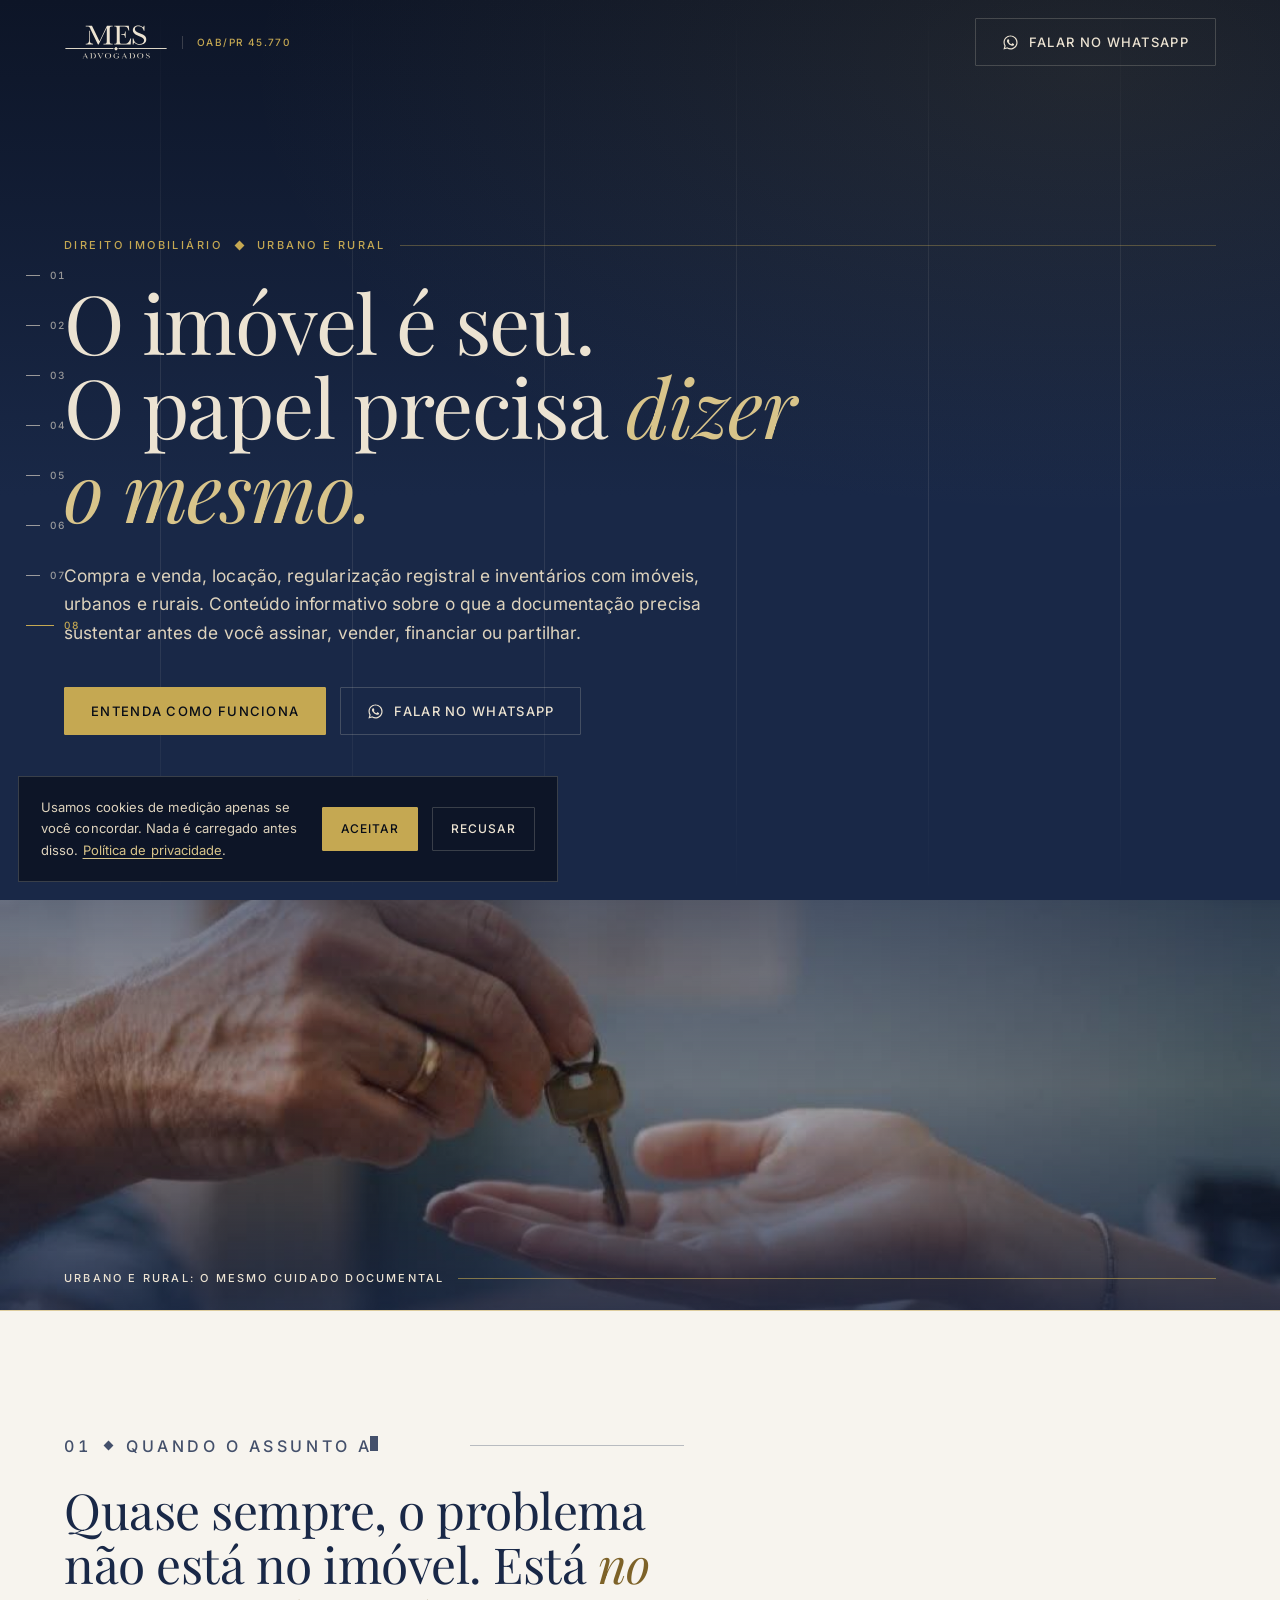
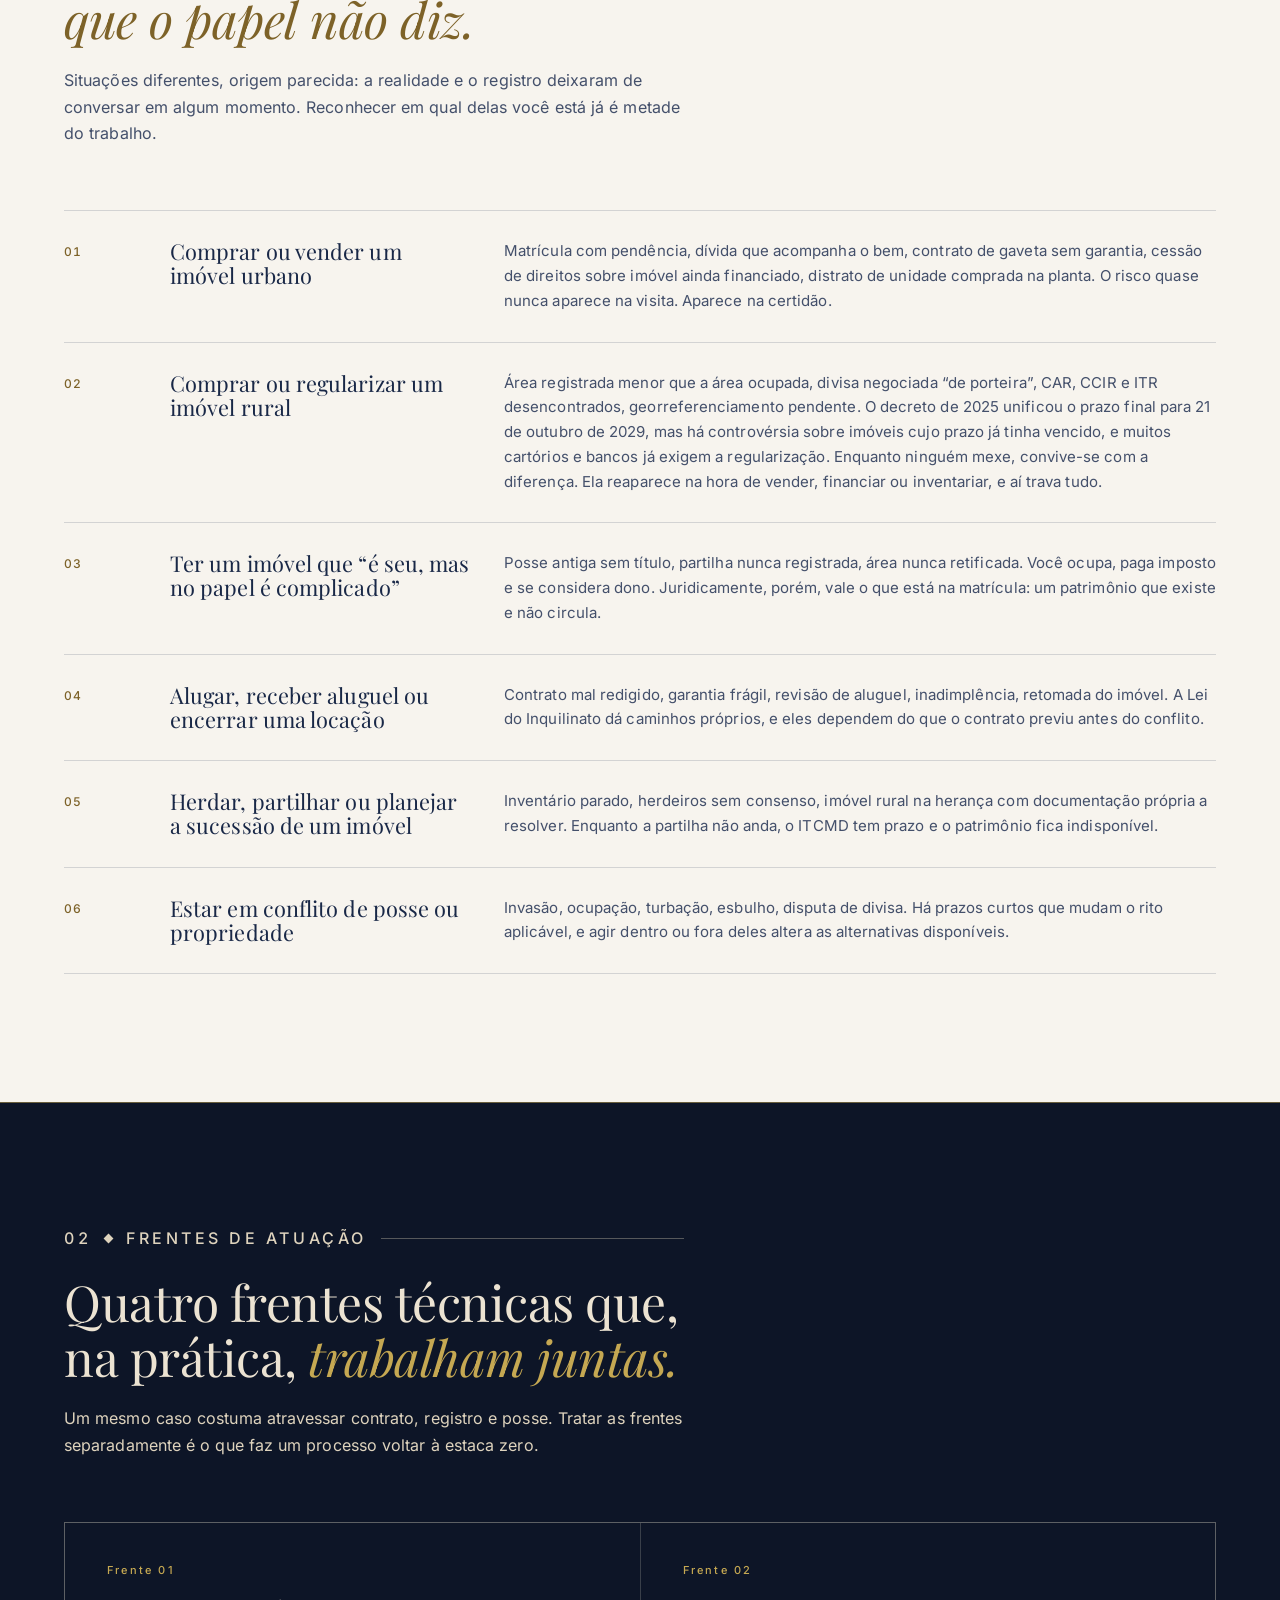
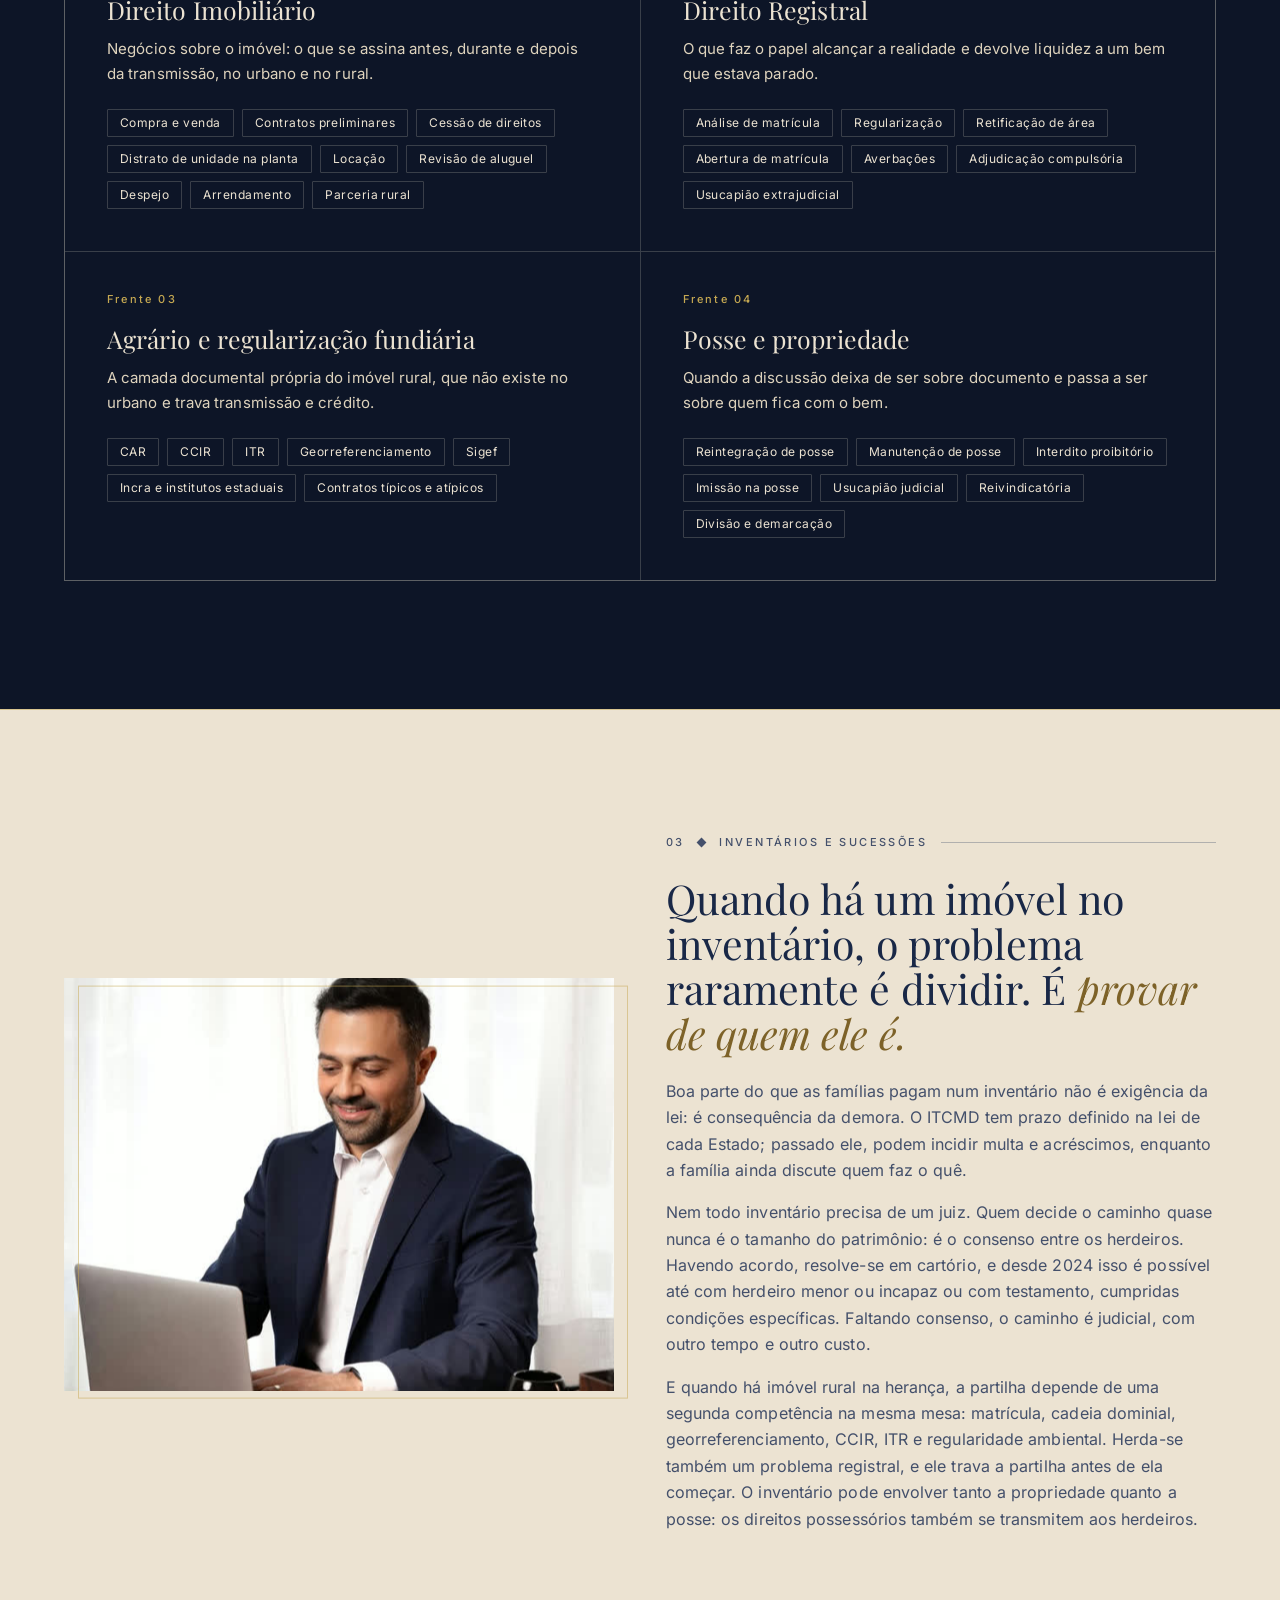
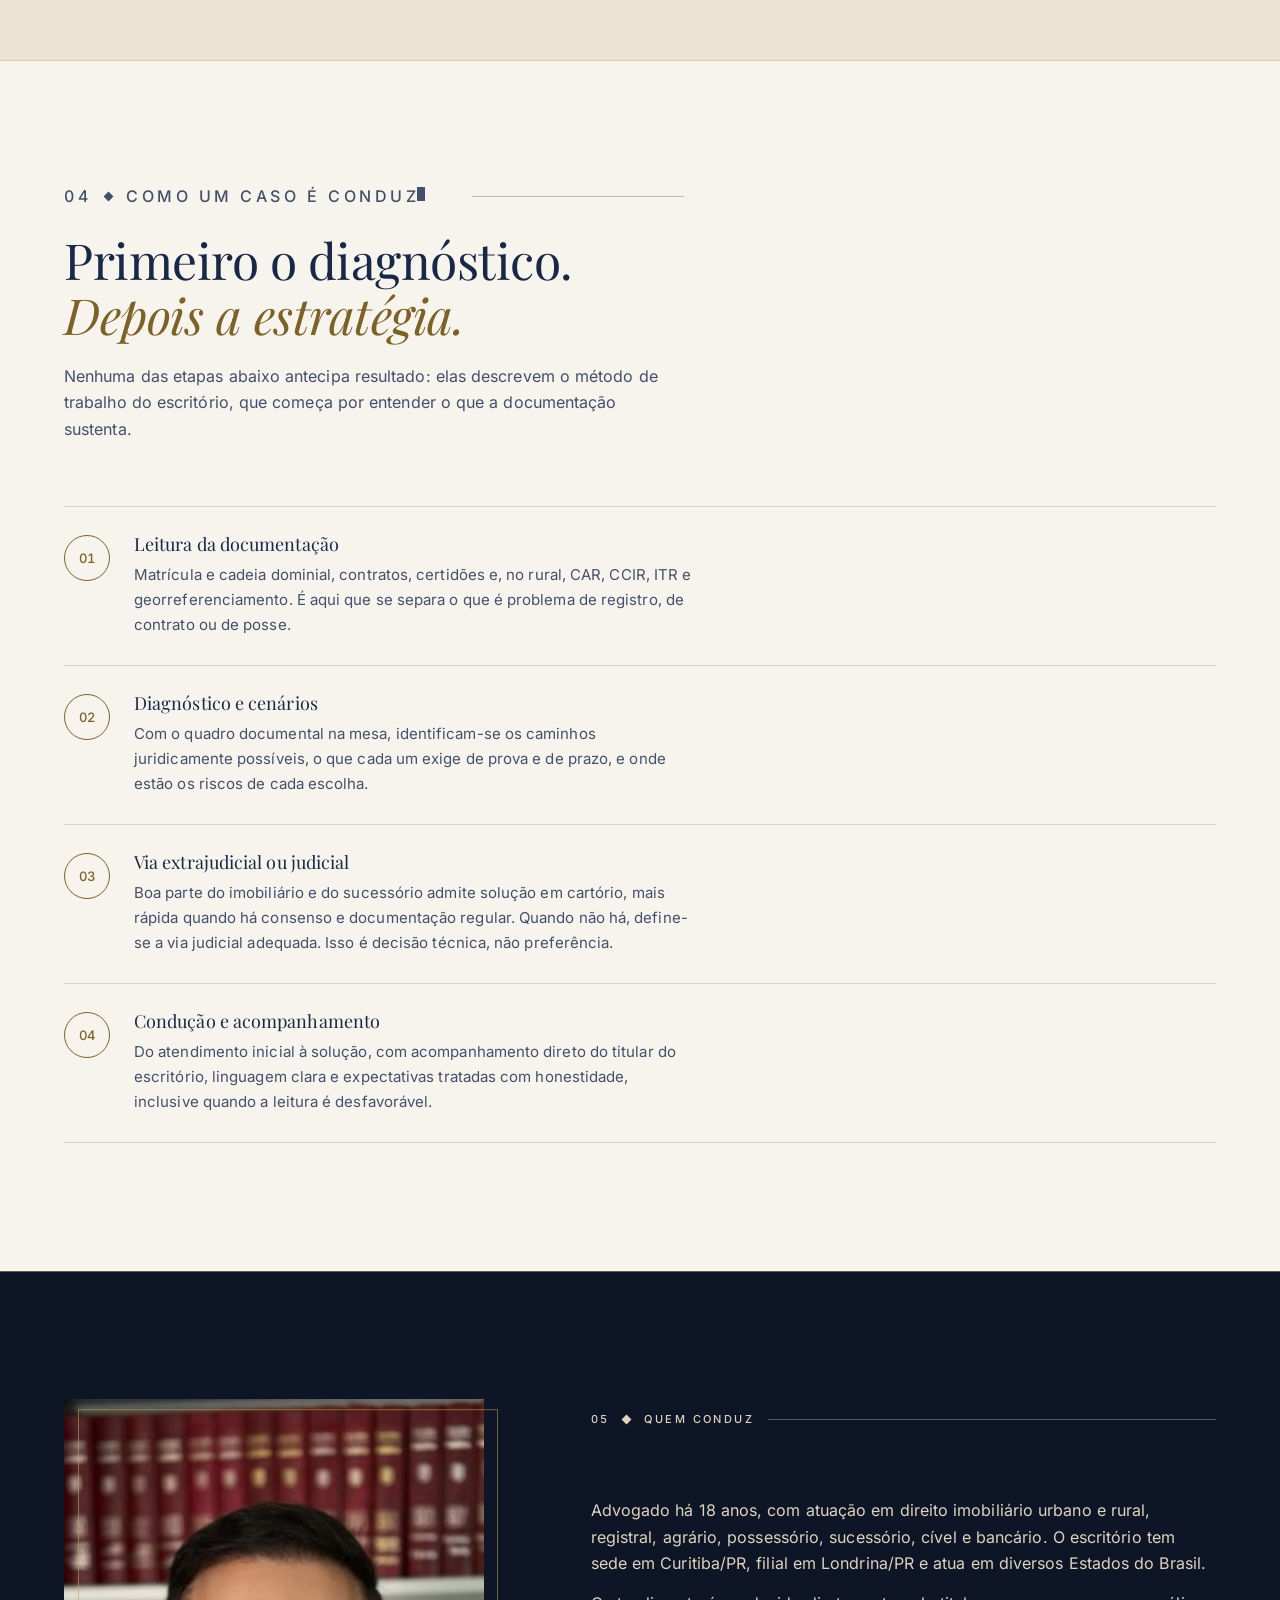
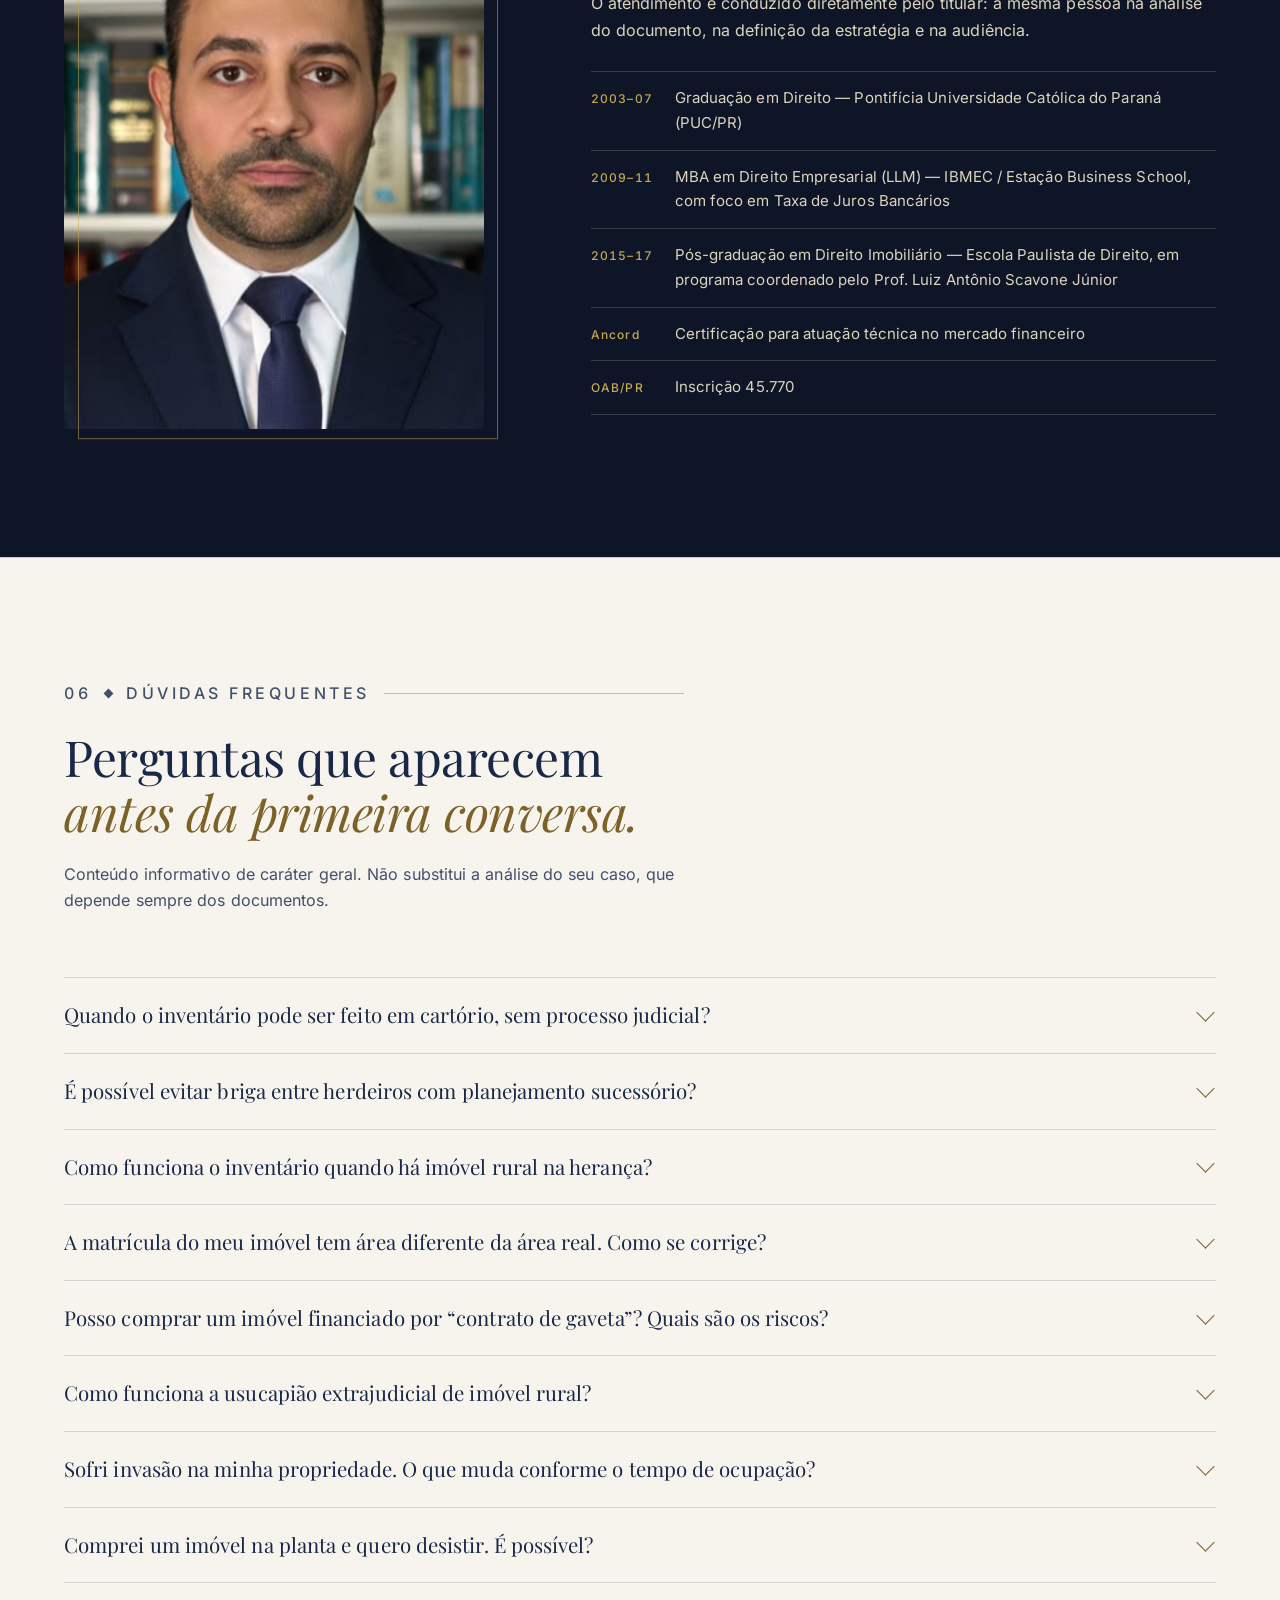
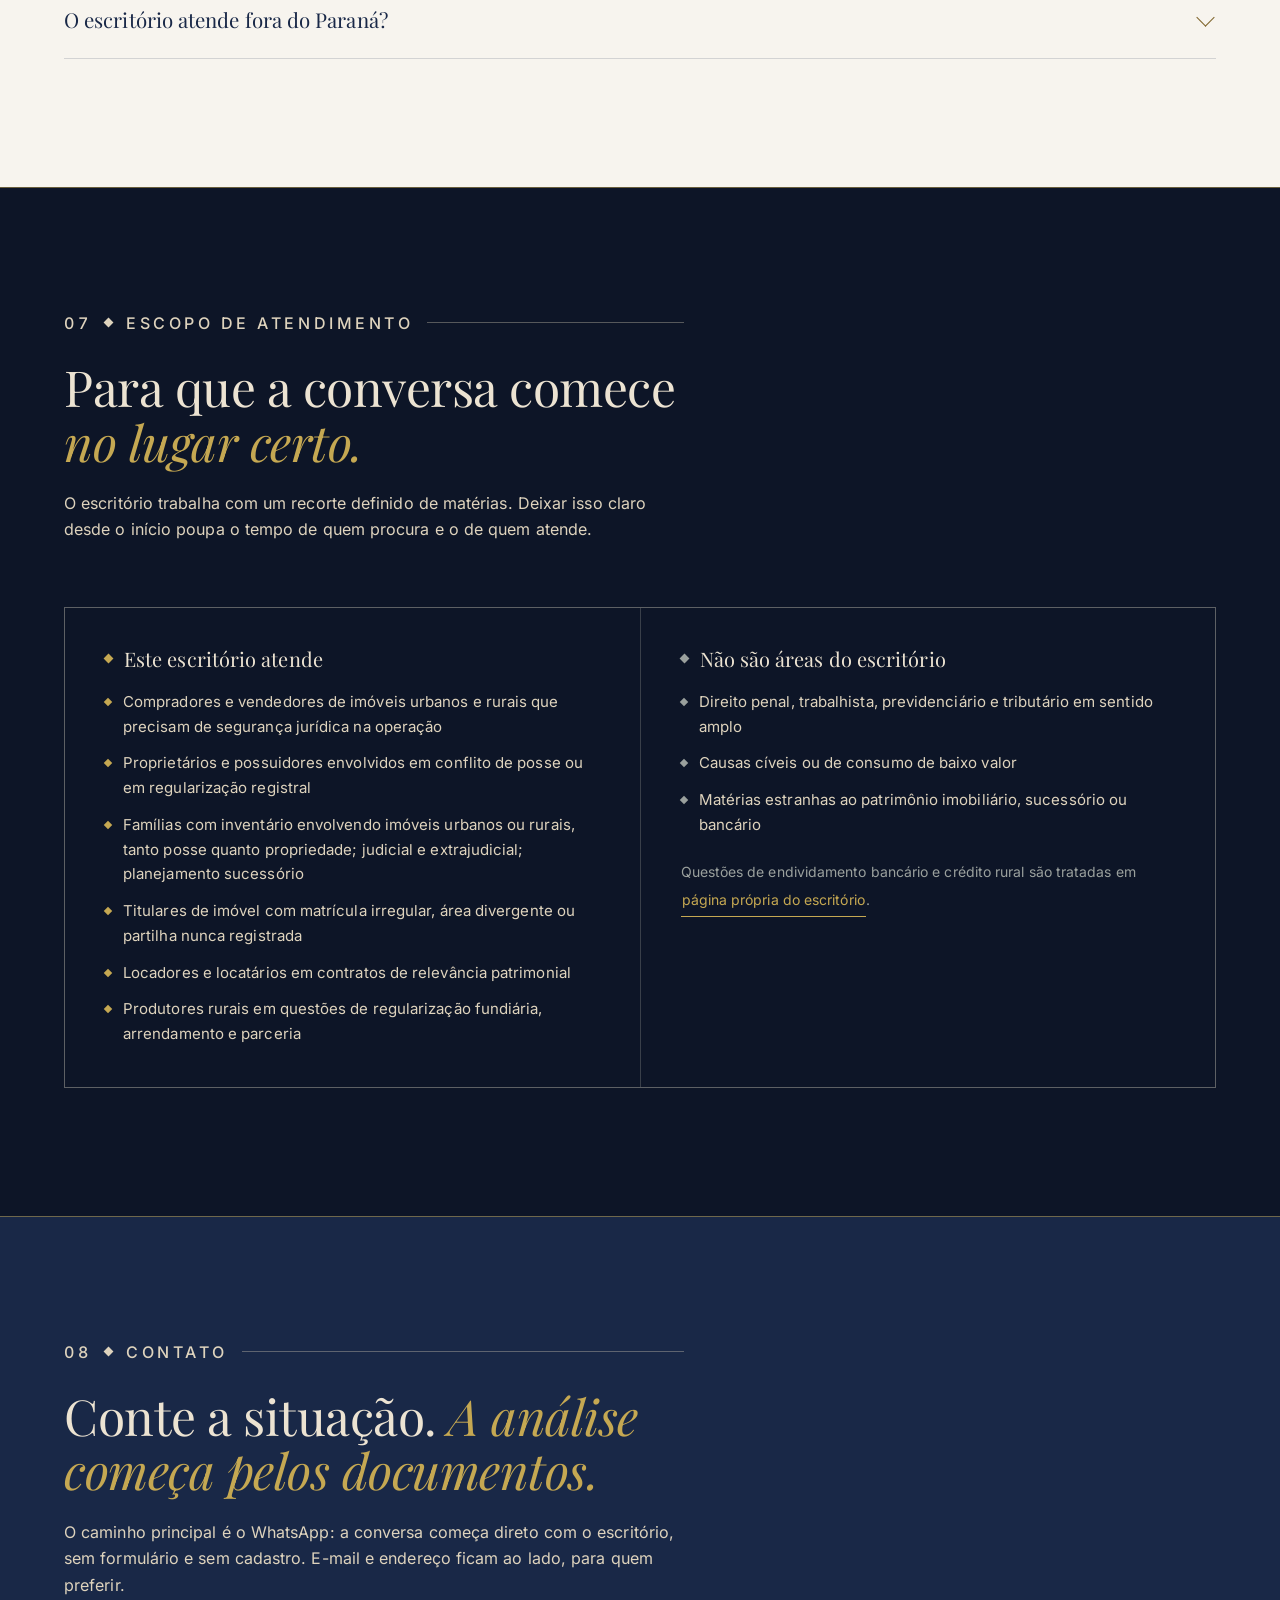
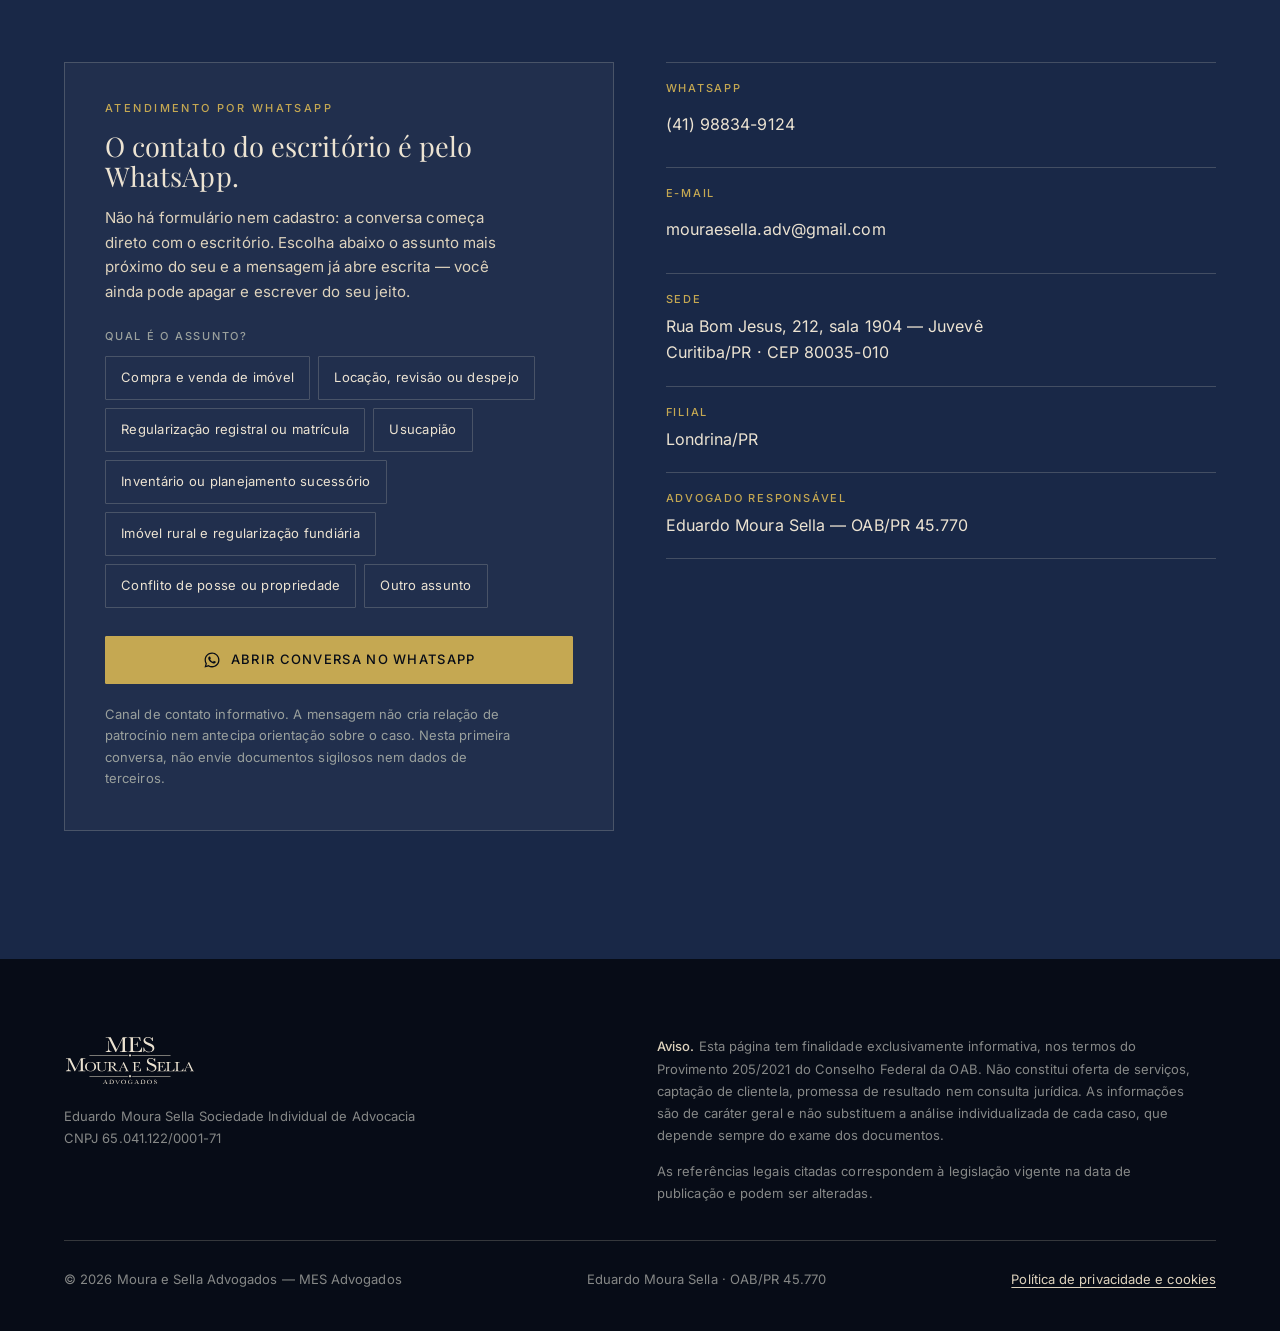
<file: index.html>
<!doctype html>
<html lang="pt-BR">
<head>
<meta charset="utf-8">
<script>document.documentElement.className="js"</script>
<meta name="viewport" content="width=device-width,initial-scale=1">
<title>Direito Imobiliário urbano e rural — MES Advogados | Moura e Sella</title>
<meta name="description" content="Compra e venda, locação, regularização registral e inventários com imóveis. Conteúdo informativo do escritório Moura e Sella Advogados — Eduardo Moura Sella, OAB/PR 45.770.">
<meta name="robots" content="index,follow">
<link rel="canonical" href="https://imobiliario.mes.adv.br/">
<meta name="theme-color" content="#192847">
<meta property="og:type" content="website">
<meta property="og:site_name" content="MES Advogados — Moura e Sella">
<meta name="twitter:card" content="summary_large_image">
<meta property="og:locale" content="pt_BR">
<meta property="og:url" content="https://imobiliario.mes.adv.br/">
<meta property="og:title" content="Direito Imobiliário urbano e rural — MES Advogados">
<meta property="og:description" content="Compra e venda, locação, regularização registral e inventários com imóveis. Orientação técnica antes de assinar, vender, financiar ou partilhar.">
<meta property="og:image" content="https://imobiliario.mes.adv.br/assets/img/chaves-imovel.jpg">
<meta property="og:image:alt" content="Entrega das chaves de um imóvel entre duas pessoas">
<link rel="icon" href="assets/brand/logo-mes.svg" type="image/svg+xml">
<link rel="preload" href="assets/fonts/inter-latin.woff2" as="font" type="font/woff2" crossorigin>
<link rel="preload" href="assets/fonts/playfair-latin.woff2" as="font" type="font/woff2" crossorigin>
<link rel="stylesheet" href="assets/css/mes.css">
</head>
<body>

<!-- abertura de marca: sai sozinha pela animação CSS mesmo sem JS -->
<div class="boot" aria-hidden="true">
  <span class="boot__mark"></span>
  <span class="boot__rule"></span>
</div>
<div class="prog" aria-hidden="true"></div>
<div class="anel" aria-hidden="true"></div>

<!-- ícone do WhatsApp, declarado uma vez e reaproveitado por <use> -->
<svg width="0" height="0" style="position:absolute" aria-hidden="true" focusable="false"><symbol id="ico-wa" viewBox="0 0 24 24"><path fill="currentColor" d="M12.04 2C6.58 2 2.13 6.45 2.13 11.91c0 1.75.46 3.45 1.32 4.95L2 22l5.25-1.38a9.9 9.9 0 0 0 4.79 1.22h.01c5.46 0 9.91-4.45 9.91-9.91 0-2.65-1.03-5.14-2.9-7.01A9.82 9.82 0 0 0 12.04 2Zm0 18.15h-.01a8.2 8.2 0 0 1-4.19-1.15l-.3-.18-3.12.82.83-3.04-.2-.31a8.2 8.2 0 0 1-1.26-4.38c0-4.54 3.7-8.23 8.25-8.23 2.2 0 4.27.86 5.83 2.42a8.19 8.19 0 0 1 2.41 5.82c0 4.54-3.7 8.23-8.24 8.23Zm4.52-6.16c-.25-.12-1.47-.72-1.69-.81-.23-.08-.39-.12-.56.13-.16.25-.64.8-.78.97-.14.16-.29.19-.54.06-.25-.12-1.05-.39-1.99-1.23-.74-.66-1.23-1.47-1.38-1.72-.14-.25-.01-.38.11-.5.11-.11.25-.29.37-.43.13-.15.17-.25.25-.41.08-.17.04-.31-.02-.43-.06-.12-.56-1.34-.76-1.84-.2-.48-.41-.42-.56-.43h-.48c-.17 0-.43.06-.66.31-.23.25-.86.85-.86 2.07s.89 2.4 1.01 2.56c.12.17 1.75 2.67 4.23 3.74.59.26 1.05.41 1.41.52.59.19 1.13.16 1.56.1.48-.07 1.47-.6 1.67-1.18.21-.58.21-1.08.15-1.18-.06-.11-.23-.17-.48-.29Z"/></symbol></svg>

<a class="skip" href="#conteudo">Ir para o conteúdo</a>

<header id="topo">
  <div class="wrap">
    <a class="brand" href="https://mes.adv.br/" aria-label="MES Advogados — Moura e Sella Advogados (site do escritório)">
      <img class="brand__cream" src="assets/brand/logo-mes-cream.svg" alt="MES Advogados" width="104" height="36">
      <img class="brand__navy" src="assets/brand/logo-mes.svg" alt="" aria-hidden="true" width="104" height="36">
      <span class="oab">OAB/PR 45.770</span>
    </a>
    <a class="btn btn--ghost" href="https://wa.me/5541988349124?text=Ol%C3%A1%2C%20vim%20pela%20p%C3%A1gina%20de%20Direito%20Imobili%C3%A1rio%20e%20gostaria%20de%20uma%20orienta%C3%A7%C3%A3o." data-cta="header"><svg class="ico" width="17" height="17" aria-hidden="true"><use href="#ico-wa"></use></svg>Falar no WhatsApp</a>
  </div>
</header>

<nav class="rail" aria-label="Seções da página">
  <a href="#situacoes" aria-label="01 — Quando o assunto aparece"><span>01</span></a>
  <a href="#atuacao" aria-label="02 — Frentes de atuação"><span>02</span></a>
  <a href="#inventario" aria-label="03 — Inventários e sucessões"><span>03</span></a>
  <a href="#metodo" aria-label="04 — Como um caso é conduzido"><span>04</span></a>
  <a href="#advogado" aria-label="05 — Quem conduz"><span>05</span></a>
  <a href="#duvidas" aria-label="06 — Dúvidas frequentes"><span>06</span></a>
  <a href="#escopo" aria-label="07 — Escopo de atendimento"><span>07</span></a>
  <a href="#contato" aria-label="08 — Contato"><span>08</span></a>
</nav>

<main id="conteudo">

  <!-- ================= HERO ================= -->
  <section class="hero" aria-labelledby="h1">
    <div class="hero__bg" aria-hidden="true"></div>
    <div class="wrap">
      <p class="eyebrow" data-reveal><span class="num" data-type>Direito Imobiliário</span> <span class="diamond" aria-hidden="true"></span> Urbano e rural</p>
      <h1 id="h1" data-split>O imóvel é seu.<br>O papel precisa <em>dizer o mesmo.</em></h1>
      <p class="hero__lead">Compra e venda, locação, regularização registral e inventários com imóveis, urbanos e rurais. Conteúdo informativo sobre o que a documentação precisa sustentar antes de você assinar, vender, financiar ou partilhar.</p>
      <div class="hero__cta" data-reveal>
        <a class="btn" href="#situacoes">Entenda como funciona</a>
        <a class="btn btn--ghost" href="https://wa.me/5541988349124?text=Ol%C3%A1%2C%20vim%20pela%20p%C3%A1gina%20de%20Direito%20Imobili%C3%A1rio%20e%20gostaria%20de%20uma%20orienta%C3%A7%C3%A3o." data-cta="hero"><svg class="ico" width="17" height="17" aria-hidden="true"><use href="#ico-wa"></use></svg>Falar no WhatsApp</a>
      </div>
      <p class="hero__meta" data-reveal>
        <span>Moura e Sella Advogados</span>
        <span>OAB/PR 45.770</span>
        <span>Curitiba e Londrina/PR</span>
      </p>
    </div>
  </section>

  <figure class="band">
    <img src="assets/img/chaves-imovel.jpg" srcset="assets/img/chaves-imovel-760.jpg 760w, assets/img/chaves-imovel.jpg 1080w" sizes="100vw" alt="Entrega das chaves de um imóvel entre duas pessoas" width="1080" height="513" fetchpriority="high" data-par="70">
    <figcaption data-reveal><span>Urbano e rural: o mesmo cuidado documental</span></figcaption>
  </figure>

  <!-- ================= 01 · SITUAÇÕES ================= -->
  <section id="situacoes" data-edge class="sec--paper">
    <div class="wrap">
      <div class="sec__head" data-reveal>
        <p class="eyebrow" data-type-scroll><span class="num">01</span> <span class="diamond" aria-hidden="true"></span> Quando o assunto aparece</p>
        <h2 data-split>Quase sempre, o problema não está no imóvel. Está <em>no que o papel não diz.</em></h2>
        <p>Situações diferentes, origem parecida: a realidade e o registro deixaram de conversar em algum momento. Reconhecer em qual delas você está já é metade do trabalho.</p>
      </div>

      <div class="pains">
        <article class="pain" data-reveal>
          <span class="pain__n">01</span>
          <h3>Comprar ou vender um imóvel urbano</h3>
          <p>Matrícula com pendência, dívida que acompanha o bem, contrato de gaveta sem garantia, cessão de direitos sobre imóvel ainda financiado, distrato de unidade comprada na planta. O risco quase nunca aparece na visita. Aparece na certidão.</p>
        </article>
        <article class="pain" data-reveal>
          <span class="pain__n">02</span>
          <h3>Comprar ou regularizar um imóvel rural</h3>
          <p>Área registrada menor que a área ocupada, divisa negociada “de porteira”, CAR, CCIR e ITR desencontrados, georreferenciamento pendente. O decreto de 2025 unificou o prazo final para 21 de outubro de 2029, mas há controvérsia sobre imóveis cujo prazo já tinha vencido, e muitos cartórios e bancos já exigem a regularização. Enquanto ninguém mexe, convive-se com a diferença. Ela reaparece na hora de vender, financiar ou inventariar, e aí trava tudo.</p>
        </article>
        <article class="pain" data-reveal>
          <span class="pain__n">03</span>
          <h3>Ter um imóvel que “é seu, mas no papel é complicado”</h3>
          <p>Posse antiga sem título, partilha nunca registrada, área nunca retificada. Você ocupa, paga imposto e se considera dono. Juridicamente, porém, vale o que está na matrícula: um patrimônio que existe e não circula.</p>
        </article>
        <article class="pain" data-reveal>
          <span class="pain__n">04</span>
          <h3>Alugar, receber aluguel ou encerrar uma locação</h3>
          <p>Contrato mal redigido, garantia frágil, revisão de aluguel, inadimplência, retomada do imóvel. A Lei do Inquilinato dá caminhos próprios, e eles dependem do que o contrato previu antes do conflito.</p>
        </article>
        <article class="pain" data-reveal>
          <span class="pain__n">05</span>
          <h3>Herdar, partilhar ou planejar a sucessão de um imóvel</h3>
          <p>Inventário parado, herdeiros sem consenso, imóvel rural na herança com documentação própria a resolver. Enquanto a partilha não anda, o ITCMD tem prazo e o patrimônio fica indisponível.</p>
        </article>
        <article class="pain" data-reveal>
          <span class="pain__n">06</span>
          <h3>Estar em conflito de posse ou propriedade</h3>
          <p>Invasão, ocupação, turbação, esbulho, disputa de divisa. Há prazos curtos que mudam o rito aplicável, e agir dentro ou fora deles altera as alternativas disponíveis.</p>
        </article>
      </div>
    </div>
  </section>

  <!-- ================= 02 · FRENTES DE ATUAÇÃO ================= -->
  <section id="atuacao" data-edge class="sec--deep">
    <div class="wrap">
      <div class="sec__head" data-reveal>
        <p class="eyebrow" data-type-scroll><span class="num">02</span> <span class="diamond" aria-hidden="true"></span> Frentes de atuação</p>
        <h2 data-split>Quatro frentes técnicas que, na prática, <em>trabalham juntas.</em></h2>
        <p>Um mesmo caso costuma atravessar contrato, registro e posse. Tratar as frentes separadamente é o que faz um processo voltar à estaca zero.</p>
      </div>

      <div class="fronts">
        <article class="front" data-reveal>
          <span class="front__n">Frente 01</span>
          <h3>Direito Imobiliário</h3>
          <p>Negócios sobre o imóvel: o que se assina antes, durante e depois da transmissão, no urbano e no rural.</p>
          <ul class="tags">
            <li>Compra e venda</li><li>Contratos preliminares</li><li>Cessão de direitos</li>
            <li>Distrato de unidade na planta</li><li>Locação</li><li>Revisão de aluguel</li>
            <li>Despejo</li><li>Arrendamento</li><li>Parceria rural</li>
          </ul>
        </article>

        <article class="front" data-reveal>
          <span class="front__n">Frente 02</span>
          <h3>Direito Registral</h3>
          <p>O que faz o papel alcançar a realidade e devolve liquidez a um bem que estava parado.</p>
          <ul class="tags">
            <li>Análise de matrícula</li><li>Regularização</li><li>Retificação de área</li>
            <li>Abertura de matrícula</li><li>Averbações</li><li>Adjudicação compulsória</li>
            <li>Usucapião extrajudicial</li>
          </ul>
        </article>

        <article class="front" data-reveal>
          <span class="front__n">Frente 03</span>
          <h3>Agrário e regularização fundiária</h3>
          <p>A camada documental própria do imóvel rural, que não existe no urbano e trava transmissão e crédito.</p>
          <ul class="tags">
            <li>CAR</li><li>CCIR</li><li>ITR</li><li>Georreferenciamento</li><li>Sigef</li>
            <li>Incra e institutos estaduais</li><li>Contratos típicos e atípicos</li>
          </ul>
        </article>

        <article class="front" data-reveal>
          <span class="front__n">Frente 04</span>
          <h3>Posse e propriedade</h3>
          <p>Quando a discussão deixa de ser sobre documento e passa a ser sobre quem fica com o bem.</p>
          <ul class="tags">
            <li>Reintegração de posse</li><li>Manutenção de posse</li><li>Interdito proibitório</li>
            <li>Imissão na posse</li><li>Usucapião judicial</li><li>Reivindicatória</li>
            <li>Divisão e demarcação</li>
          </ul>
        </article>
      </div>
    </div>
  </section>

  <!-- ================= 03 · INVENTÁRIO COM IMÓVEL ================= -->
  <section id="inventario" data-edge class="sec--cream">
    <div class="wrap">
      <div class="feature">
        <div class="feature__media" data-reveal>
          <span class="shot"><img src="assets/img/advogado-mesa.jpg" srcset="assets/img/advogado-mesa-720.jpg 720w, assets/img/advogado-mesa.jpg 1080w" sizes="(min-width:900px) 46vw, calc(100vw - 40px)" alt="Eduardo Moura Sella à mesa do escritório, analisando documentos" width="1080" height="810" loading="lazy" data-par="24"></span>
        </div>
        <div data-reveal>
          <p class="eyebrow" data-type-scroll><span class="num">03</span> <span class="diamond" aria-hidden="true"></span> Inventários e sucessões</p>
          <h2 data-split>Quando há um imóvel no inventário, o problema raramente é dividir. É <em>provar de quem ele é.</em></h2>
          <p>Boa parte do que as famílias pagam num inventário não é exigência da lei: é consequência da demora. O ITCMD tem prazo definido na lei de cada Estado; passado ele, podem incidir multa e acréscimos, enquanto a família ainda discute quem faz o quê.</p>
          <p>Nem todo inventário precisa de um juiz. Quem decide o caminho quase nunca é o tamanho do patrimônio: é o consenso entre os herdeiros. Havendo acordo, resolve-se em cartório, e desde 2024 isso é possível até com herdeiro menor ou incapaz ou com testamento, cumpridas condições específicas. Faltando consenso, o caminho é judicial, com outro tempo e outro custo.</p>
          <p>E quando há imóvel rural na herança, a partilha depende de uma segunda competência na mesma mesa: matrícula, cadeia dominial, georreferenciamento, CCIR, ITR e regularidade ambiental. Herda-se também um problema registral, e ele trava a partilha antes de ela começar. O inventário pode envolver tanto a propriedade quanto a posse: os direitos possessórios também se transmitem aos herdeiros.</p>
        </div>
      </div>
    </div>
  </section>

  <!-- ================= 04 · MÉTODO ================= -->
  <section id="metodo" data-edge class="sec--paper">
    <div class="wrap">
      <div class="sec__head" data-reveal>
        <p class="eyebrow" data-type-scroll><span class="num">04</span> <span class="diamond" aria-hidden="true"></span> Como um caso é conduzido</p>
        <h2 data-split>Primeiro o diagnóstico. <em>Depois a estratégia.</em></h2>
        <p>Nenhuma das etapas abaixo antecipa resultado: elas descrevem o método de trabalho do escritório, que começa por entender o que a documentação sustenta.</p>
      </div>

      <div class="steps">
        <div class="step" data-reveal>
          <span class="step__n">01</span>
          <div>
            <h3>Leitura da documentação</h3>
            <p>Matrícula e cadeia dominial, contratos, certidões e, no rural, CAR, CCIR, ITR e georreferenciamento. É aqui que se separa o que é problema de registro, de contrato ou de posse.</p>
          </div>
        </div>
        <div class="step" data-reveal>
          <span class="step__n">02</span>
          <div>
            <h3>Diagnóstico e cenários</h3>
            <p>Com o quadro documental na mesa, identificam-se os caminhos juridicamente possíveis, o que cada um exige de prova e de prazo, e onde estão os riscos de cada escolha.</p>
          </div>
        </div>
        <div class="step" data-reveal>
          <span class="step__n">03</span>
          <div>
            <h3>Via extrajudicial ou judicial</h3>
            <p>Boa parte do imobiliário e do sucessório admite solução em cartório, mais rápida quando há consenso e documentação regular. Quando não há, define-se a via judicial adequada. Isso é decisão técnica, não preferência.</p>
          </div>
        </div>
        <div class="step" data-reveal>
          <span class="step__n">04</span>
          <div>
            <h3>Condução e acompanhamento</h3>
            <p>Do atendimento inicial à solução, com acompanhamento direto do titular do escritório, linguagem clara e expectativas tratadas com honestidade, inclusive quando a leitura é desfavorável.</p>
          </div>
        </div>
      </div>
    </div>
  </section>

  <!-- ================= 05 · QUEM CONDUZ ================= -->
  <section id="advogado" data-edge class="sec--deep">
    <div class="wrap">
      <div class="lawyer">
        <div class="lawyer__photo" data-reveal>
          <span class="shot"><img src="assets/img/retrato-eduardo.jpg" srcset="assets/img/retrato-eduardo-432.jpg 432w, assets/img/retrato-eduardo.jpg 840w" sizes="(min-width:720px) 420px, 216px" alt="Eduardo Moura Sella, advogado responsável pelo escritório Moura e Sella Advogados" width="840" height="1344" loading="lazy" data-par="34"></span>
        </div>
        <div data-reveal>
          <p class="eyebrow" data-type-scroll><span class="num">05</span> <span class="diamond" aria-hidden="true"></span> Quem conduz</p>
          <h2 data-split>Eduardo Moura Sella</h2>
          <p>Advogado há 18 anos, com atuação em direito imobiliário urbano e rural, registral, agrário, possessório, sucessório, cível e bancário. O escritório tem sede em Curitiba/PR, filial em Londrina/PR e atua em diversos Estados do Brasil.</p>
          <p>O atendimento é conduzido diretamente pelo titular: a mesma pessoa na análise do documento, na definição da estratégia e na audiência.</p>

          <ul class="creds">
            <li><span class="y">2003–07</span> <span>Graduação em Direito — Pontifícia Universidade Católica do Paraná (PUC/PR)</span></li>
            <li><span class="y">2009–11</span> <span>MBA em Direito Empresarial (LLM) — IBMEC / Estação Business School, com foco em Taxa de Juros Bancários</span></li>
            <li><span class="y">2015–17</span> <span>Pós-graduação em Direito Imobiliário — Escola Paulista de Direito, em programa coordenado pelo Prof. Luiz Antônio Scavone Júnior</span></li>
            <li><span class="y">Ancord</span> <span>Certificação para atuação técnica no mercado financeiro</span></li>
            <li><span class="y">OAB/PR</span> <span>Inscrição 45.770</span></li>
          </ul>
        </div>
      </div>
    </div>
  </section>

  <!-- ================= 06 · DÚVIDAS ================= -->
  <section id="duvidas" data-edge class="sec--paper">
    <div class="wrap">
      <div class="sec__head" data-reveal>
        <p class="eyebrow" data-type-scroll><span class="num">06</span> <span class="diamond" aria-hidden="true"></span> Dúvidas frequentes</p>
        <h2 data-split>Perguntas que aparecem <em>antes da primeira conversa.</em></h2>
        <p>Conteúdo informativo de caráter geral. Não substitui a análise do seu caso, que depende sempre dos documentos.</p>
      </div>

      <div class="faq" data-reveal>
        <details>
          <summary>Quando o inventário pode ser feito em cartório, sem processo judicial?</summary>
          <div class="a">
            <p>A regra do Código de Processo Civil (art. 610, §1º) admite a via extrajudicial quando todos os herdeiros são capazes, estão de acordo e são assistidos por advogado. Desde a Resolução CNJ 571/2024, o cartório também passou a ser possível em duas situações antes reservadas ao juiz. Com herdeiro menor ou incapaz, o quinhão dele deve ser pago em parte ideal de cada bem, e o Ministério Público precisa se manifestar favoravelmente. Com testamento, é preciso autorização do juízo no processo de abertura e cumprimento do testamento, além do acordo entre todos. Havendo divergência, o caso vai para o Judiciário. O tamanho do patrimônio, isoladamente, não define o caminho.</p>
          </div>
        </details>
        <details>
          <summary>É possível evitar briga entre herdeiros com planejamento sucessório?</summary>
          <div class="a">
            <p>Em boa parte dos casos, o planejamento reduz os pontos de disputa. Ele organiza em vida como o patrimônio será transmitido, dentro dos limites da lei, como o respeito à legítima: a metade dos bens reservada aos herdeiros necessários (Código Civil, art. 1.846). Os instrumentos mais usados são o testamento, a doação com reserva de usufruto, a partilha em vida e, conforme o caso, a holding familiar. No meio rural, o planejamento também considera a continuidade da atividade, a situação registral dos imóveis e a posse. Cada instrumento tem efeitos familiares e tributários próprios, e a escolha depende da família e do patrimônio envolvidos.</p>
          </div>
        </details>
        <details>
          <summary>Como funciona o inventário quando há imóvel rural na herança?</summary>
          <div class="a">
            <p>Além da documentação comum a qualquer inventário, o imóvel rural exige a verificação da matrícula e da cadeia dominial, do CCIR, da situação do ITR, do CAR e, conforme o caso, do georreferenciamento. Divergências nesses documentos tendem a travar a partilha logo no início.</p>
            <p>Por isso o trabalho reúne, na mesma análise, a frente sucessória e a frente registral.</p>
          </div>
        </details>
        <details>
          <summary>A matrícula do meu imóvel tem área diferente da área real. Como se corrige?</summary>
          <div class="a">
            <p>A retificação de área é tratada nos arts. 212 e 213 da Lei 6.015/1973, com as alterações trazidas pela Lei 14.382/2022, e pode seguir a via extrajudicial, diretamente no registro de imóveis, quando preenchidos os requisitos, entre eles a anuência dos confrontantes. Não havendo acordo, discute-se judicialmente.</p>
            <p>No imóvel rural, a retificação costuma caminhar junto com o georreferenciamento.</p>
          </div>
        </details>
        <details>
          <summary>Posso comprar um imóvel financiado por “contrato de gaveta”? Quais são os riscos?</summary>
          <div class="a">
            <p>O chamado contrato de gaveta é um acordo particular que não é levado ao registro nem, em regra, comunicado à instituição financeira. Quem paga não se torna proprietário perante o registro: o imóvel continua em nome do vendedor, com os efeitos que isso produz em caso de dívida, execução, separação ou falecimento dele.</p>
            <p>Existem caminhos jurídicos para tratar essas situações (cessão de direitos formalizada, anuência do agente financeiro, adjudicação compulsória), e a via adequada depende do que a documentação permitir.</p>
          </div>
        </details>
        <details>
          <summary>Como funciona a usucapião extrajudicial de imóvel rural?</summary>
          <div class="a">
            <p>O procedimento está previsto no art. 216-A da Lei 6.015/1973, com as alterações da Lei 13.465/2017, e hoje é regulamentado pelo Código Nacional de Normas do CNJ — Foro Extrajudicial (Provimento 149/2023), que incorporou o antigo Provimento 65/2017. É processado no registro de imóveis da situação do bem, instruído com ata notarial, planta e memorial descritivo assinados por profissional habilitado e acompanhados das anuências exigidas.</p>
            <p>Havendo impugnação, o caso é remetido à via judicial.</p>
          </div>
        </details>
        <details>
          <summary>Sofri invasão na minha propriedade. O que muda conforme o tempo de ocupação?</summary>
          <div class="a">
            <p>O rito aplicável depende de quando o esbulho ou a turbação ocorreu. Dentro de ano e dia, no que se chama posse de força nova, cabe o procedimento especial das ações possessórias, com possibilidade de liminar nos termos dos arts. 558 e 562 do Código de Processo Civil. Passado esse prazo, a ação segue o rito comum.</p>
            <p>A documentação da posse e a data do fato são, nesse cenário, tão relevantes quanto o título.</p>
          </div>
        </details>
        <details>
          <summary>Comprei um imóvel na planta e quero desistir. É possível?</summary>
          <div class="a">
            <p>A rescisão de contratos de aquisição de unidades em incorporação imobiliária é tratada pela Lei 13.786/2018, que disciplina as consequências do desfazimento, inclusive os percentuais de retenção e os prazos de devolução, com regras distintas para loteamentos.</p>
            <p>Cada contrato traz cláusulas próprias, e a análise começa pelo que foi efetivamente pactuado e pelo estágio da obra.</p>
          </div>
        </details>
        <details>
          <summary>O escritório atende fora do Paraná?</summary>
          <div class="a">
            <p>Sim. A sede fica em Curitiba/PR, com filial em Londrina/PR, e há atuação em diversos Estados, com concentração no Centro-Sul agrícola. Questões registrais seguem a competência do registro de imóveis da situação do bem, o que é avaliado caso a caso.</p>
          </div>
        </details>
      </div>
    </div>
  </section>

  <!-- ================= 07 · ESCOPO ================= -->
  <section id="escopo" data-edge class="sec--deep">
    <div class="wrap">
      <div class="sec__head" data-reveal>
        <p class="eyebrow" data-type-scroll><span class="num">07</span> <span class="diamond" aria-hidden="true"></span> Escopo de atendimento</p>
        <h2 data-split>Para que a conversa comece <em>no lugar certo.</em></h2>
        <p>O escritório trabalha com um recorte definido de matérias. Deixar isso claro desde o início poupa o tempo de quem procura e o de quem atende.</p>
      </div>

      <div class="scope" data-reveal>
        <div>
          <h3><span class="diamond dot-gold" aria-hidden="true"></span> Este escritório atende</h3>
          <ul>
            <li>Compradores e vendedores de imóveis urbanos e rurais que precisam de segurança jurídica na operação</li>
            <li>Proprietários e possuidores envolvidos em conflito de posse ou em regularização registral</li>
            <li>Famílias com inventário envolvendo imóveis urbanos ou rurais, tanto posse quanto propriedade; judicial e extrajudicial; planejamento sucessório</li>
            <li>Titulares de imóvel com matrícula irregular, área divergente ou partilha nunca registrada</li>
            <li>Locadores e locatários em contratos de relevância patrimonial</li>
            <li>Produtores rurais em questões de regularização fundiária, arrendamento e parceria</li>
          </ul>
        </div>
        <div class="no">
          <h3><span class="diamond dot-grey" aria-hidden="true"></span> Não são áreas do escritório</h3>
          <ul>
            <li>Direito penal, trabalhista, previdenciário e tributário em sentido amplo</li>
            <li>Causas cíveis ou de consumo de baixo valor</li>
            <li>Matérias estranhas ao patrimônio imobiliário, sucessório ou bancário</li>
          </ul>
          <p class="scope__hint">Questões de endividamento bancário e crédito rural são tratadas em <a href="https://creditorural.mes.adv.br/">página própria do escritório</a>.</p>
        </div>
      </div>
    </div>
  </section>

  <!-- ================= 08 · CONTATO ================= -->
  <section id="contato" data-edge>
    <div class="wrap">
      <div class="sec__head" data-reveal>
        <p class="eyebrow" data-type-scroll><span class="num">08</span> <span class="diamond" aria-hidden="true"></span> Contato</p>
        <h2 data-split>Conte a situação. <em>A análise começa pelos documentos.</em></h2>
        <p>O caminho principal é o WhatsApp: a conversa começa direto com o escritório, sem formulário e sem cadastro. E-mail e endereço ficam ao lado, para quem preferir.</p>
      </div>

      <div class="contact">
        <div class="zap" data-reveal>
          <p class="zap__kicker">Atendimento por WhatsApp</p>
          <h3>O contato do escritório é pelo WhatsApp.</h3>
          <p class="zap__lead">Não há formulário nem cadastro: a conversa começa direto com o escritório. Escolha abaixo o assunto mais próximo do seu e a mensagem já abre escrita — você ainda pode apagar e escrever do seu jeito.</p>

          <p class="zap__ask">Qual é o assunto?</p>
          <ul class="zap__chips">
            <li><a class="chip" href="https://wa.me/5541988349124?text=Ol%C3%A1%2C%20vim%20pela%20p%C3%A1gina%20de%20Direito%20Imobili%C3%A1rio%20do%20escrit%C3%B3rio.%20O%20assunto%20%C3%A9%3A%20Compra%20e%20venda%20de%20im%C3%B3vel." data-cta="assunto">Compra e venda de imóvel</a></li>
            <li><a class="chip" href="https://wa.me/5541988349124?text=Ol%C3%A1%2C%20vim%20pela%20p%C3%A1gina%20de%20Direito%20Imobili%C3%A1rio%20do%20escrit%C3%B3rio.%20O%20assunto%20%C3%A9%3A%20Loca%C3%A7%C3%A3o%2C%20revis%C3%A3o%20ou%20despejo." data-cta="assunto">Locação, revisão ou despejo</a></li>
            <li><a class="chip" href="https://wa.me/5541988349124?text=Ol%C3%A1%2C%20vim%20pela%20p%C3%A1gina%20de%20Direito%20Imobili%C3%A1rio%20do%20escrit%C3%B3rio.%20O%20assunto%20%C3%A9%3A%20Regulariza%C3%A7%C3%A3o%20registral%20ou%20matr%C3%ADcula." data-cta="assunto">Regularização registral ou matrícula</a></li>
            <li><a class="chip" href="https://wa.me/5541988349124?text=Ol%C3%A1%2C%20vim%20pela%20p%C3%A1gina%20de%20Direito%20Imobili%C3%A1rio%20do%20escrit%C3%B3rio.%20O%20assunto%20%C3%A9%3A%20Usucapi%C3%A3o." data-cta="assunto">Usucapião</a></li>
            <li><a class="chip" href="https://wa.me/5541988349124?text=Ol%C3%A1%2C%20vim%20pela%20p%C3%A1gina%20de%20Direito%20Imobili%C3%A1rio%20do%20escrit%C3%B3rio.%20O%20assunto%20%C3%A9%3A%20Invent%C3%A1rio%20ou%20planejamento%20sucess%C3%B3rio." data-cta="assunto">Inventário ou planejamento sucessório</a></li>
            <li><a class="chip" href="https://wa.me/5541988349124?text=Ol%C3%A1%2C%20vim%20pela%20p%C3%A1gina%20de%20Direito%20Imobili%C3%A1rio%20do%20escrit%C3%B3rio.%20O%20assunto%20%C3%A9%3A%20Im%C3%B3vel%20rural%20e%20regulariza%C3%A7%C3%A3o%20fundi%C3%A1ria." data-cta="assunto">Imóvel rural e regularização fundiária</a></li>
            <li><a class="chip" href="https://wa.me/5541988349124?text=Ol%C3%A1%2C%20vim%20pela%20p%C3%A1gina%20de%20Direito%20Imobili%C3%A1rio%20do%20escrit%C3%B3rio.%20O%20assunto%20%C3%A9%3A%20Conflito%20de%20posse%20ou%20propriedade." data-cta="assunto">Conflito de posse ou propriedade</a></li>
            <li><a class="chip" href="https://wa.me/5541988349124?text=Ol%C3%A1%2C%20vim%20pela%20p%C3%A1gina%20de%20Direito%20Imobili%C3%A1rio%20do%20escrit%C3%B3rio.%20O%20assunto%20%C3%A9%3A%20Outro%20assunto." data-cta="assunto">Outro assunto</a></li>
          </ul>

          <a class="btn btn--zap" href="https://wa.me/5541988349124?text=Ol%C3%A1%2C%20vim%20pela%20p%C3%A1gina%20de%20Direito%20Imobili%C3%A1rio%20e%20gostaria%20de%20uma%20orienta%C3%A7%C3%A3o." data-cta="contato-principal"><svg class="ico" width="18" height="18" aria-hidden="true"><use href="#ico-wa"></use></svg>Abrir conversa no WhatsApp</a>

          <p class="zap__note">Canal de contato informativo. A mensagem não cria relação de patrocínio nem antecipa orientação sobre o caso. Nesta primeira conversa, não envie documentos sigilosos nem dados de terceiros.</p>
        </div>

        <div data-reveal>
          <dl class="channels">
            <div>
              <dt>WhatsApp</dt>
              <dd><a href="https://wa.me/5541988349124?text=Ol%C3%A1%2C%20vim%20pela%20p%C3%A1gina%20de%20Direito%20Imobili%C3%A1rio%20e%20gostaria%20de%20uma%20orienta%C3%A7%C3%A3o." data-cta="contato-wa">(41) 98834-9124</a></dd>
            </div>
            <div>
              <dt>E-mail</dt>
              <dd><a href="mailto:mouraesella.adv@gmail.com">mouraesella.adv@gmail.com</a></dd>
            </div>
            <div>
              <dt>Sede</dt>
              <dd>Rua Bom Jesus, 212, sala 1904 — Juvevê<br>Curitiba/PR · CEP 80035-010</dd>
            </div>
            <div>
              <dt>Filial</dt>
              <dd>Londrina/PR</dd>
            </div>
            <div>
              <dt>Advogado responsável</dt>
              <dd>Eduardo Moura Sella — OAB/PR 45.770</dd>
            </div>
          </dl>
        </div>
      </div>
    </div>
  </section>
</main>

<footer>
  <div class="wrap">
    <div class="foot__top">
      <div>
        <a href="https://mes.adv.br/" aria-label="MES — Moura e Sella Advogados (site do escritório)"><img src="assets/brand/logo-mes-full-cream.svg" alt="MES — Moura e Sella Advogados" width="132" height="51"></a>
        <p>Eduardo Moura Sella Sociedade Individual de Advocacia<br>CNPJ 65.041.122/0001-71</p>
      </div>
      <div class="foot__legal">
        <p><strong>Aviso.</strong> Esta página tem finalidade exclusivamente informativa, nos termos do Provimento 205/2021 do Conselho Federal da OAB. Não constitui oferta de serviços, captação de clientela, promessa de resultado nem consulta jurídica. As informações são de caráter geral e não substituem a análise individualizada de cada caso, que depende sempre do exame dos documentos.</p>
        <p>As referências legais citadas correspondem à legislação vigente na data de publicação e podem ser alteradas.</p>
      </div>
    </div>
    <div class="foot__bottom">
      <span>© <span id="ano">2026</span> Moura e Sella Advogados — MES Advogados</span>
      <span>Eduardo Moura Sella · OAB/PR 45.770</span>
      <a href="/privacidade/">Política de privacidade e cookies</a>
    </div>
  </div>
</footer>

<a class="float" data-off href="https://wa.me/5541988349124?text=Ol%C3%A1%2C%20vim%20pela%20p%C3%A1gina%20de%20Direito%20Imobili%C3%A1rio%20e%20gostaria%20de%20uma%20orienta%C3%A7%C3%A3o." data-cta="float">
  <svg class="ico" width="20" height="20" aria-hidden="true"><use href="#ico-wa"></use></svg>
  <span>Falar no WhatsApp</span>
</a>

<div id="cc" role="dialog" aria-live="polite" aria-label="Aviso de cookies">
  <p>Usamos cookies de medição apenas se você concordar. Nada é carregado antes disso. <a href="/privacidade/">Política de privacidade</a>.</p>
  <button type="button" class="ok" id="cc-ok">Aceitar</button>
  <button type="button" id="cc-no">Recusar</button>
</div>

<script>
/* MEDIÇÃO — só Meta Pixel (Pixel - MES Advogados, 1136200882712091).
   ga4, googleAds e googleAdsLabel: NÃO UTILIZADOS — decisão de 26/11/2026 de não implementar GA4 nem Google Ads.
   Deixe "" (vazio = nenhum script do Google carrega). Não é pendência: só preencha se a decisão mudar.
   O aviso de cookies aparece porque há Meta Pixel; nada de terceiro carrega antes do aceite.
     metaPixel       Meta Pixel (só números)
     ga4             não utilizado
     googleAds       não utilizado
     googleAdsLabel  não utilizado */
window.MES_TAGS={metaPixel:"1136200882712091",ga4:"",googleAds:"",googleAdsLabel:""};
</script>
<script src="assets/js/mes.js" defer></script>

<script type="application/ld+json">
{
  "@context":"https://schema.org",
  "@type":"LegalService",
  "url":"https://imobiliario.mes.adv.br/",
  "name":"MES Advogados — Moura e Sella Advogados",
  "legalName":"Eduardo Moura Sella Sociedade Individual de Advocacia",
  "taxID":"65.041.122/0001-71",
  "email":"mouraesella.adv@gmail.com",
  "telephone":"+5541988349124",
  "address":{
    "@type":"PostalAddress",
    "streetAddress":"Rua Bom Jesus, 212, sala 1904, Juvevê",
    "addressLocality":"Curitiba",
    "addressRegion":"PR",
    "postalCode":"80035-010",
    "addressCountry":"BR"
  },
  "areaServed":["Curitiba","Londrina","Paraná","Brasil"],
  "knowsAbout":[
    "Direito Imobiliário","Direito Registral","Usucapião","Regularização fundiária",
    "Inventário e partilha","Planejamento sucessório","Direito Agrário","Ações possessórias","Locação de imóveis"
  ],
  "employee":{
    "@type":"Person",
    "name":"Eduardo Moura Sella",
    "jobTitle":"Advogado",
    "identifier":"OAB/PR 45.770"
  }
}
</script>
</body>
</html>
</file>
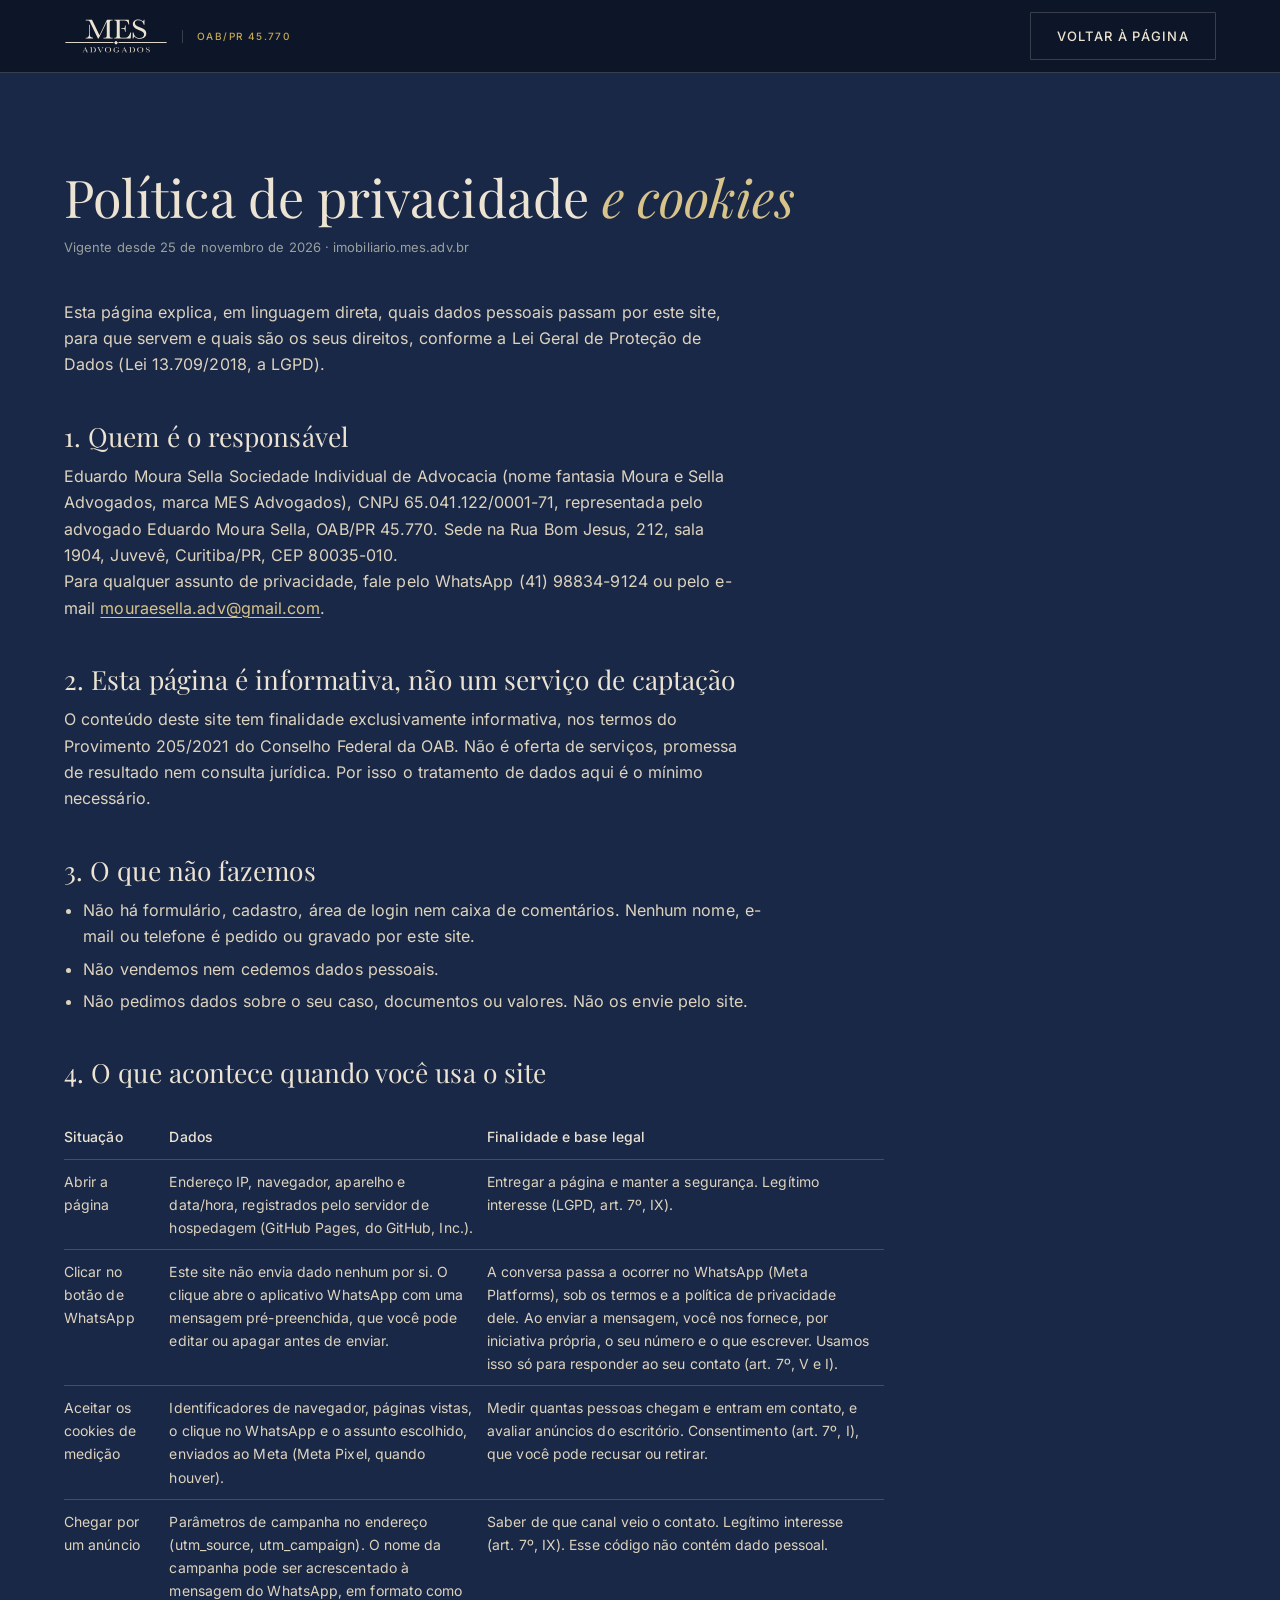
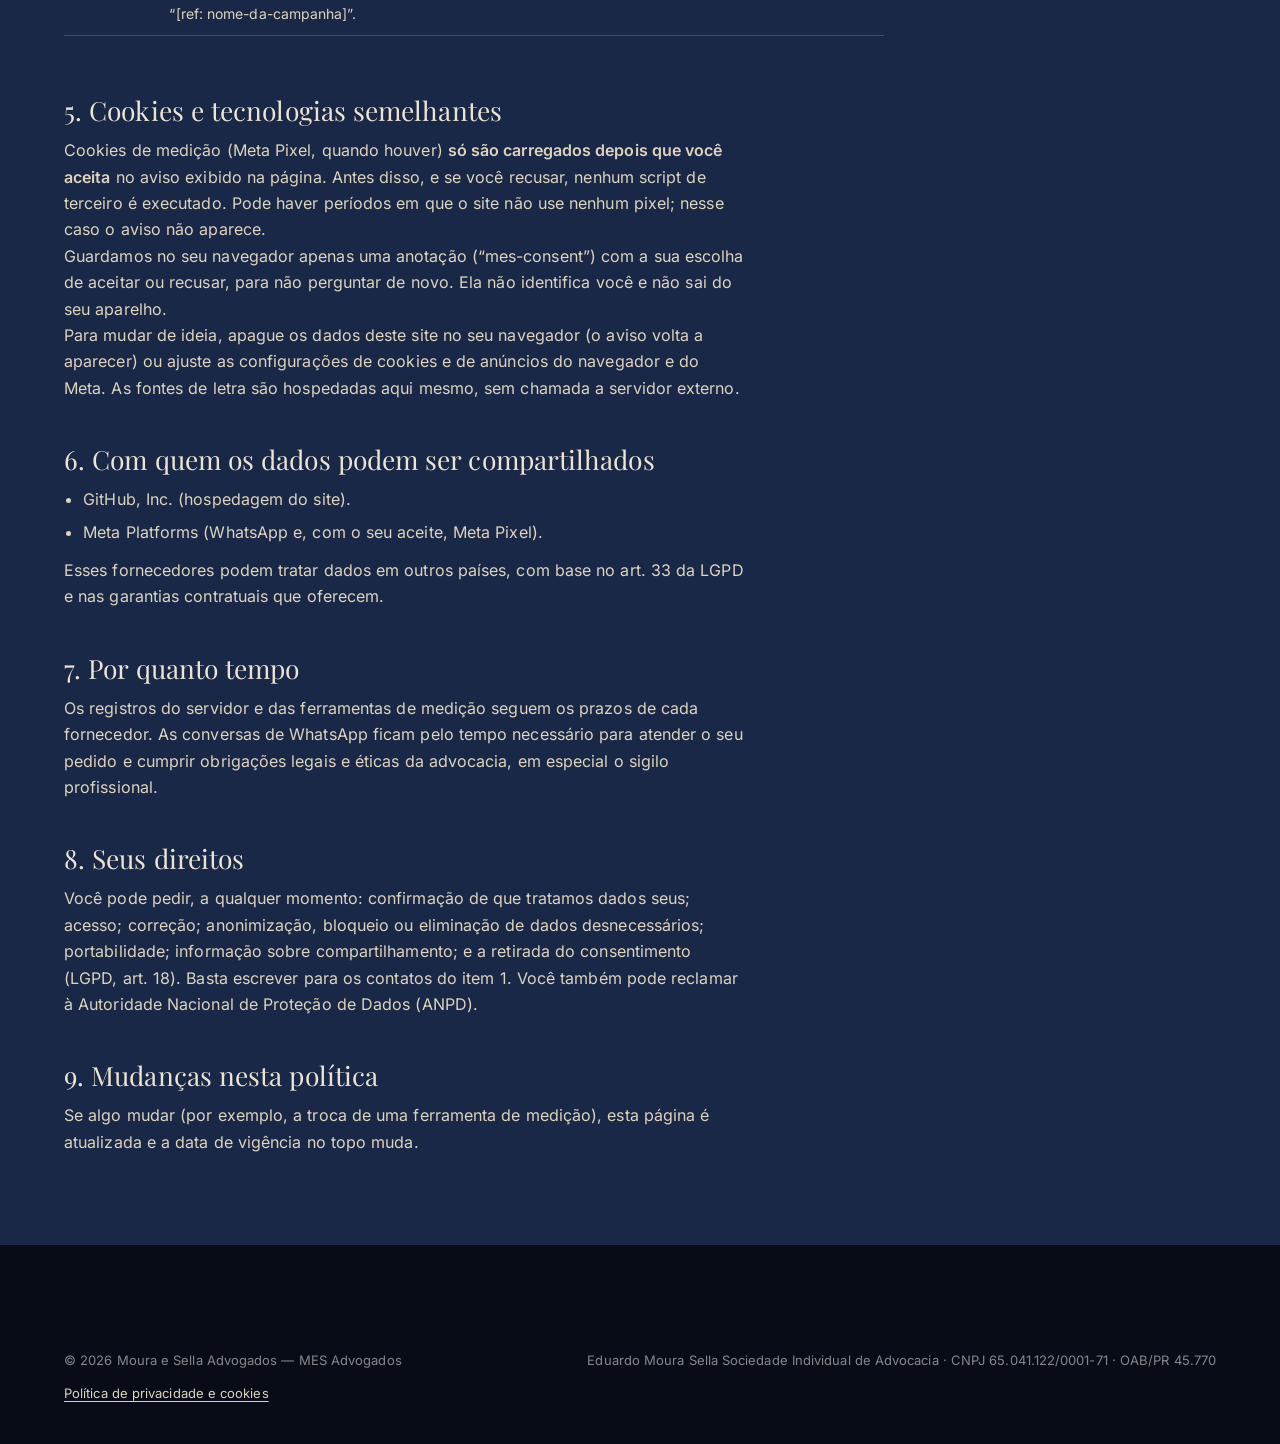
<file: privacidade/index.html>
<!doctype html>
<html lang="pt-BR">
<head>
<meta charset="utf-8">
<meta name="viewport" content="width=device-width,initial-scale=1">
<title>Política de privacidade e cookies — MES Advogados</title>
<meta name="description" content="Como este site trata dados pessoais: sem formulário, só o clique de WhatsApp e, com o seu aceite, pixels de medição. LGPD e Provimento 205/2021 da OAB.">
<meta name="robots" content="index,follow">
<link rel="canonical" href="https://imobiliario.mes.adv.br/privacidade/">
<meta name="theme-color" content="#192847">
<link rel="icon" href="/assets/brand/logo-mes.svg" type="image/svg+xml">
<link rel="preload" href="/assets/fonts/inter-latin.woff2" as="font" type="font/woff2" crossorigin>
<link rel="preload" href="/assets/fonts/playfair-latin.woff2" as="font" type="font/woff2" crossorigin>
<link rel="stylesheet" href="/assets/css/mes.css">
</head>
<body>
<svg width="0" height="0" style="position:absolute" aria-hidden="true" focusable="false"><symbol id="ico-wa" viewBox="0 0 24 24"><path fill="currentColor" d="M12.04 2C6.58 2 2.13 6.45 2.13 11.91c0 1.75.46 3.45 1.32 4.95L2 22l5.25-1.38a9.9 9.9 0 0 0 4.79 1.22h.01c5.46 0 9.91-4.45 9.91-9.91 0-2.65-1.03-5.14-2.9-7.01A9.82 9.82 0 0 0 12.04 2Zm0 18.15h-.01a8.2 8.2 0 0 1-4.19-1.15l-.3-.18-3.12.82.83-3.04-.2-.31a8.2 8.2 0 0 1-1.26-4.38c0-4.54 3.7-8.23 8.25-8.23 2.2 0 4.27.86 5.83 2.42a8.19 8.19 0 0 1 2.41 5.82c0 4.54-3.7 8.23-8.24 8.23Zm4.52-6.16c-.25-.12-1.47-.72-1.69-.81-.23-.08-.39-.12-.56.13-.16.25-.64.8-.78.97-.14.16-.29.19-.54.06-.25-.12-1.05-.39-1.99-1.23-.74-.66-1.23-1.47-1.38-1.72-.14-.25-.01-.38.11-.5.11-.11.25-.29.37-.43.13-.15.17-.25.25-.41.08-.17.04-.31-.02-.43-.06-.12-.56-1.34-.76-1.84-.2-.48-.41-.42-.56-.43h-.48c-.17 0-.43.06-.66.31-.23.25-.86.85-.86 2.07s.89 2.4 1.01 2.56c.12.17 1.75 2.67 4.23 3.74.59.26 1.05.41 1.41.52.59.19 1.13.16 1.56.1.48-.07 1.47-.6 1.67-1.18.21-.58.21-1.08.15-1.18-.06-.11-.23-.17-.48-.29Z"/></symbol></svg>
<header id="topo" data-stuck>
  <div class="wrap">
    <a class="brand" href="https://mes.adv.br/" aria-label="MES Advogados — Moura e Sella Advogados (site do escritório)">
      <img class="brand__cream" src="/assets/brand/logo-mes-cream.svg" alt="MES Advogados" width="104" height="36">
      <span class="oab">OAB/PR 45.770</span>
    </a>
    <a class="btn btn--ghost" href="/">Voltar à página</a>
  </div>
</header>
<main id="conteudo" class="doc">
  <div class="wrap">
    <h1>Política de privacidade <em>e cookies</em></h1>
    <p class="doc__meta">Vigente desde 25 de novembro de 2026 · imobiliario.mes.adv.br</p>

    <p>Esta página explica, em linguagem direta, quais dados pessoais passam por este site, para que servem e quais são os seus direitos, conforme a Lei Geral de Proteção de Dados (Lei 13.709/2018, a LGPD).</p>

    <h2>1. Quem é o responsável</h2>
    <p>Eduardo Moura Sella Sociedade Individual de Advocacia (nome fantasia Moura e Sella Advogados, marca MES Advogados), CNPJ 65.041.122/0001-71, representada pelo advogado Eduardo Moura Sella, OAB/PR 45.770. Sede na Rua Bom Jesus, 212, sala 1904, Juvevê, Curitiba/PR, CEP 80035-010.</p>
    <p>Para qualquer assunto de privacidade, fale pelo WhatsApp (41) 98834-9124 ou pelo e-mail <a href="mailto:mouraesella.adv@gmail.com">mouraesella.adv@gmail.com</a>.</p>

    <h2>2. Esta página é informativa, não um serviço de captação</h2>
    <p>O conteúdo deste site tem finalidade exclusivamente informativa, nos termos do Provimento 205/2021 do Conselho Federal da OAB. Não é oferta de serviços, promessa de resultado nem consulta jurídica. Por isso o tratamento de dados aqui é o mínimo necessário.</p>

    <h2>3. O que não fazemos</h2>
    <ul>
      <li>Não há formulário, cadastro, área de login nem caixa de comentários. Nenhum nome, e-mail ou telefone é pedido ou gravado por este site.</li>
      <li>Não vendemos nem cedemos dados pessoais.</li>
      <li>Não pedimos dados sobre o seu caso, documentos ou valores. Não os envie pelo site.</li>
    </ul>

    <h2>4. O que acontece quando você usa o site</h2>
    <div class="tablewrap"><table>
      <thead><tr><th>Situação</th><th>Dados</th><th>Finalidade e base legal</th></tr></thead>
      <tbody>
        <tr><td>Abrir a página</td><td>Endereço IP, navegador, aparelho e data/hora, registrados pelo servidor de hospedagem (GitHub Pages, do GitHub, Inc.).</td><td>Entregar a página e manter a segurança. Legítimo interesse (LGPD, art. 7º, IX).</td></tr>
        <tr><td>Clicar no botão de WhatsApp</td><td>Este site não envia dado nenhum por si. O clique abre o aplicativo WhatsApp com uma mensagem pré-preenchida, que você pode editar ou apagar antes de enviar.</td><td>A conversa passa a ocorrer no WhatsApp (Meta Platforms), sob os termos e a política de privacidade dele. Ao enviar a mensagem, você nos fornece, por iniciativa própria, o seu número e o que escrever. Usamos isso só para responder ao seu contato (art. 7º, V e I).</td></tr>
        <tr><td>Aceitar os cookies de medição</td><td>Identificadores de navegador, páginas vistas, o clique no WhatsApp e o assunto escolhido, enviados ao Meta (Meta Pixel, quando houver).</td><td>Medir quantas pessoas chegam e entram em contato, e avaliar anúncios do escritório. Consentimento (art. 7º, I), que você pode recusar ou retirar.</td></tr>
        <tr><td>Chegar por um anúncio</td><td>Parâmetros de campanha no endereço (utm_source, utm_campaign). O nome da campanha pode ser acrescentado à mensagem do WhatsApp, em formato como “[ref: nome-da-campanha]”.</td><td>Saber de que canal veio o contato. Legítimo interesse (art. 7º, IX). Esse código não contém dado pessoal.</td></tr>
      </tbody>
    </table></div>

    <h2>5. Cookies e tecnologias semelhantes</h2>
    <p>Cookies de medição (Meta Pixel, quando houver) <strong>só são carregados depois que você aceita</strong> no aviso exibido na página. Antes disso, e se você recusar, nenhum script de terceiro é executado. Pode haver períodos em que o site não use nenhum pixel; nesse caso o aviso não aparece.</p>
    <p>Guardamos no seu navegador apenas uma anotação (“mes-consent”) com a sua escolha de aceitar ou recusar, para não perguntar de novo. Ela não identifica você e não sai do seu aparelho.</p>
    <p>Para mudar de ideia, apague os dados deste site no seu navegador (o aviso volta a aparecer) ou ajuste as configurações de cookies e de anúncios do navegador e do Meta. As fontes de letra são hospedadas aqui mesmo, sem chamada a servidor externo.</p>

    <h2>6. Com quem os dados podem ser compartilhados</h2>
    <ul>
      <li>GitHub, Inc. (hospedagem do site).</li>
      <li>Meta Platforms (WhatsApp e, com o seu aceite, Meta Pixel).</li>
    </ul>
    <p>Esses fornecedores podem tratar dados em outros países, com base no art. 33 da LGPD e nas garantias contratuais que oferecem.</p>

    <h2>7. Por quanto tempo</h2>
    <p>Os registros do servidor e das ferramentas de medição seguem os prazos de cada fornecedor. As conversas de WhatsApp ficam pelo tempo necessário para atender o seu pedido e cumprir obrigações legais e éticas da advocacia, em especial o sigilo profissional.</p>

    <h2>8. Seus direitos</h2>
    <p>Você pode pedir, a qualquer momento: confirmação de que tratamos dados seus; acesso; correção; anonimização, bloqueio ou eliminação de dados desnecessários; portabilidade; informação sobre compartilhamento; e a retirada do consentimento (LGPD, art. 18). Basta escrever para os contatos do item 1. Você também pode reclamar à Autoridade Nacional de Proteção de Dados (ANPD).</p>

    <h2>9. Mudanças nesta política</h2>
    <p>Se algo mudar (por exemplo, a troca de uma ferramenta de medição), esta página é atualizada e a data de vigência no topo muda.</p>
  </div>
</main>
<footer>
  <div class="wrap">
    <div class="foot__bottom">
      <span>© 2026 Moura e Sella Advogados — MES Advogados</span>
      <span>Eduardo Moura Sella Sociedade Individual de Advocacia · CNPJ 65.041.122/0001-71 · OAB/PR 45.770</span>
      <a href="/privacidade/">Política de privacidade e cookies</a>
    </div>
  </div>
</footer>
</body>
</html>
</file>
<file: assets/css/mes.css>
/* ============================================================
   FONTES — auto-hospedadas desde 13/11/2026.

   Antes vinham do Google Fonts por <link rel=stylesheet>, que é
   render-blocking: o Lighthouse mediu 950 ms de atraso no mobile,
   e o LCP desta página é TEXTO, então esse atraso ia inteiro para
   a métrica. Servidas da mesma origem, não há DNS, TLS nem conexão
   nova, e o CSS deixa de bloquear a pintura.

   Só o subset `latin`: conferido caractere a caractere que todo o
   texto das duas páginas cabe nele (os acentos do português são
   todos <= U+00FF e o intervalo U+2000-206F cobre o travessão).
   São as fontes variáveis, então um arquivo serve 400 e 500.
   Playfair Display e Inter são OFL — auto-hospedar é permitido.
   ============================================================ */
@font-face{
  font-family:"Inter";font-style:normal;font-weight:400 600;font-display:swap;
  src:url("../fonts/inter-latin.woff2") format("woff2");
  unicode-range:U+0000-00FF,U+0131,U+0152-0153,U+02BB-02BC,U+02C6,U+02DA,U+02DC,U+0304,U+0308,U+0329,U+2000-206F,U+20AC,U+2122,U+2191,U+2193,U+2212,U+2215,U+FEFF,U+FFFD;
}
@font-face{
  font-family:"Playfair Display";font-style:normal;font-weight:400 600;font-display:swap;
  src:url("../fonts/playfair-latin.woff2") format("woff2");
  unicode-range:U+0000-00FF,U+0131,U+0152-0153,U+02BB-02BC,U+02C6,U+02DA,U+02DC,U+0304,U+0308,U+0329,U+2000-206F,U+20AC,U+2122,U+2191,U+2193,U+2212,U+2215,U+FEFF,U+FFFD;
}
@font-face{
  font-family:"Playfair Display";font-style:italic;font-weight:400 500;font-display:swap;
  src:url("../fonts/playfair-italic-latin.woff2") format("woff2");
  unicode-range:U+0000-00FF,U+0131,U+0152-0153,U+02BB-02BC,U+02C6,U+02DA,U+02DC,U+0304,U+0308,U+0329,U+2000-206F,U+20AC,U+2122,U+2191,U+2193,U+2212,U+2215,U+FEFF,U+FFFD;
}

/* ============================================================
   MES Advogados — folha compartilhada pelas DUAS landing pages
   (direito-imobiliario/ e credito-rural/). As duas são a mesma
   marca: qualquer mudança aqui vale para as duas.

   Paleta e tipografia extraídas do manual da marca (logotipo
   oficial: #192847 / #ece3d2 / #868887) e das peças de novembro
   (dourado #c5a852). Serifada nos títulos, sans no corpo.

   Contraste: todos os pares texto/fundo usados aqui foram
   medidos e passam WCAG AA (4.5 texto normal, 3.0 texto grande).
   Por isso existem --gold-ink e --grey-dim: o dourado da marca
   reprova sobre fundo claro (2.10) e o cinza da marca reprova
   sobre o navy (4.10). Não troque por --gold / --grey nesses usos.
   ============================================================ */
:root{
  --navy:#192847;
  --navy-deep:#0d1527;
  --ink:#070c17;
  --gold:#c5a852;        /* dourado da marca: só sobre fundo escuro */
  --gold-ink:#7d6228;    /* dourado legível sobre papel/creme (AA) */
  --gold-soft:#d8c48a;
  --cream:#ece3d2;
  --cream-dim:#ded3bd;
  --grey:#868887;        /* cinza da marca: só sobre o ink do rodapé */
  --grey-dim:#9aa09d;    /* cinza legível sobre o navy (AA) */
  --ink-soft:#55607d;    /* rótulo de seção sobre papel/creme: 5,70 e 4,91 (AA) */
  --paper:#f7f4ee;
  --line-dark:rgba(236,227,210,.20);
  --line-light:rgba(25,40,71,.16);
  --serif:"Playfair Display",Georgia,"Times New Roman",serif;
  --sans:"Inter",system-ui,-apple-system,"Segoe UI",Roboto,Arial,sans-serif;
  --gutter:clamp(20px,5vw,64px);
  --maxw:1240px;
}
*{box-sizing:border-box}
html{scroll-behavior:smooth;-webkit-text-size-adjust:100%}
body{
  margin:0;background:var(--navy);color:var(--cream);
  font:400 clamp(16px,1.05vw,17px)/1.65 var(--sans);
  letter-spacing:.005em;overflow-x:hidden;
}
/* height:auto não é enfeite: sem ele, o atributo height="" do HTML vale como
   altura definitiva e o aspect-ratio das regras abaixo é simplesmente
   ignorado — era por isso que o retrato saía com 1344 px de altura no
   celular, cortado num talho vertical do rosto (print do André, 13/11). */
img{max-width:100%;height:auto;display:block}
a{color:inherit}
h1,h2,h3,h4{margin:0;font-family:var(--serif);font-weight:400;line-height:1.1}
p{margin:0}
::selection{background:var(--gold);color:var(--ink)}

.wrap{width:min(100% - calc(var(--gutter) * 2),var(--maxw));margin-inline:auto}

/* pula para o conteúdo: fora da tela, mas sem jogar a caixa para -9999px */
.skip{
  position:absolute;top:12px;left:12px;z-index:100;
  display:inline-flex;align-items:center;min-height:44px;
  background:var(--gold);color:var(--ink);padding:12px 20px;text-decoration:none;
  font:500 .8125rem/1 var(--sans);
  clip-path:inset(50%);white-space:nowrap;
}
.skip:focus{clip-path:none}

/* ---------- eyebrow / rótulo editorial ---------- */
.eyebrow{
  display:flex;align-items:center;gap:14px;
  font:500 .6875rem/1 var(--sans);letter-spacing:.22em;text-transform:uppercase;
  color:var(--gold);margin-bottom:28px;
}
.eyebrow::after{content:"";flex:1;height:1px;background:currentColor;opacity:.35}
.eyebrow .num{font-variant-numeric:tabular-nums}

/* ---------- losango: motivo do logotipo ---------- */
.diamond{width:7px;height:7px;background:currentColor;transform:rotate(45deg);flex:none}
.dot-gold{color:var(--gold)}
.dot-grey{color:var(--grey-dim)}

/* ---------- cabeçalho ---------- */
header{
  position:fixed;inset:0 0 auto;z-index:60;
  padding:18px 0;transition:background .4s ease,padding .4s ease,border-color .4s ease;
  border-bottom:1px solid transparent;
}
header[data-stuck]{background:rgba(13,21,39,.92);backdrop-filter:blur(14px);padding:12px 0;border-bottom-color:var(--line-dark)}
header .wrap{display:flex;align-items:center;justify-content:space-between;gap:20px}
.brand{display:flex;align-items:center;gap:14px;text-decoration:none;color:var(--cream);min-height:44px}
.brand img{width:104px;height:auto}
.brand .oab{
  font:500 .625rem/1.3 var(--sans);letter-spacing:.14em;text-transform:uppercase;
  color:var(--gold);padding-left:14px;border-left:1px solid var(--line-dark);
}
@media (max-width:720px){.brand .oab{display:none}}
@media (max-width:560px){
  header .btn{padding:11px 14px;font-size:.6875rem;letter-spacing:.06em;white-space:nowrap}
  .brand img{width:86px}
}

/* ---------- botões ----------
   O preenchimento não troca de cor: ele sobe. O fundo de repouso fica no
   próprio botão (se o ::before não pintar, o botão continua legível) e o
   de hover vem no ::before, que cresce de baixo para cima por trás do texto. */
.btn{
  --bg:var(--gold);--fg:var(--ink);--bg2:var(--navy-deep);--fg2:var(--cream);--bd:var(--gold);
  position:relative;isolation:isolate;overflow:hidden;
  display:inline-flex;align-items:center;justify-content:center;gap:10px;
  min-height:48px;padding:14px 26px;border:1px solid var(--bd);background:var(--bg);color:var(--fg);
  font:500 .8125rem/1 var(--sans);letter-spacing:.1em;text-transform:uppercase;text-decoration:none;
  border-radius:1px;cursor:pointer;transition:color .35s ease,border-color .35s ease,transform .35s;
}
.btn::before{
  content:"";position:absolute;inset:0;z-index:-1;background:var(--bg2);
  transform:scaleY(0);transform-origin:50% 100%;
  transition:transform .45s cubic-bezier(.22,.61,.36,1);
}
.btn:hover{color:var(--fg2);transform:translateY(-1px)}
.btn:hover::before{transform:scaleY(1)}
.btn--ghost{--bg:transparent;--fg:var(--cream);--bg2:var(--cream);--fg2:var(--ink);--bd:var(--line-dark)}
.btn--ghost:hover{border-color:var(--cream)}
:where(a,button,summary,input,select,textarea):focus-visible{outline:2px solid var(--gold);outline-offset:3px}

/* ícone do WhatsApp dentro de botão e link (sprite <use> no topo do HTML) */
.ico{flex:none;color:currentColor}

/* ---------- trilho lateral de seções ---------- */
.rail{
  position:fixed;left:18px;top:50%;transform:translateY(-50%);z-index:50;
  display:none;flex-direction:column;gap:6px;
}
@media (min-width:1180px){.rail{display:flex}}
.rail a{
  display:flex;align-items:center;gap:10px;text-decoration:none;padding:11px 8px;min-height:44px;
  font:500 .625rem/1 var(--sans);letter-spacing:.16em;color:var(--cream);
  opacity:.62;transition:opacity .3s,color .3s;
}
.rail a::before{content:"";width:14px;height:1px;background:currentColor;transition:width .3s}
.rail a:hover,.rail a[aria-current]{opacity:1;color:var(--gold)}
.rail a[aria-current]::before{width:28px}
.rail span{font-variant-numeric:tabular-nums}

/* ---------- hero ---------- */
.hero{position:relative;min-height:clamp(600px,100svh,920px);display:flex;align-items:flex-end;padding:150px 0 64px;overflow:hidden}
.hero__bg{position:absolute;inset:0;z-index:0;background:
  radial-gradient(120% 90% at 85% 8%,rgba(197,168,82,.10) 0%,transparent 55%),
  linear-gradient(180deg,var(--navy-deep) 0%,var(--navy) 55%,var(--navy) 100%)}
/* filete vertical discreto: o "papel pautado" do dossiê */
.hero__bg::after{
  content:"";position:absolute;inset:0;opacity:.5;
  background-image:linear-gradient(90deg,var(--line-dark) 1px,transparent 1px);
  background-size:calc((min(100vw - var(--gutter) * 2,var(--maxw))) / 6) 100%;
  background-position:center;
  -webkit-mask-image:linear-gradient(180deg,transparent,#000 35%,#000 70%,transparent);
  mask-image:linear-gradient(180deg,transparent,#000 35%,#000 70%,transparent);
}
.hero .wrap{position:relative;z-index:1}
.hero h1{
  font-size:clamp(2.45rem,6.6vw,5.1rem);line-height:1.03;letter-spacing:-.015em;
  max-width:16ch;margin-bottom:30px;
}
.hero h1 em{font-style:italic;color:var(--gold-soft)}
.hero__lead{max-width:58ch;font-size:clamp(1rem,1.35vw,1.1875rem);color:var(--cream-dim);margin-bottom:40px}
.hero__cta{display:flex;flex-wrap:wrap;gap:14px;margin-bottom:56px}
/* em tela estreita os dois botões empilham com a mesma largura: lado a lado
   com larguras diferentes eles leem como um principal e um acessório */
@media (max-width:430px){.hero__cta{display:grid;grid-template-columns:1fr}}
.hero__meta{
  display:flex;flex-wrap:wrap;gap:12px 34px;padding-top:26px;border-top:1px solid var(--line-dark);
  font:400 .75rem/1.5 var(--sans);letter-spacing:.1em;text-transform:uppercase;color:var(--grey-dim);
}
.hero__meta span{display:flex;align-items:center;gap:10px}
.hero__meta span::before{content:"";width:5px;height:5px;background:var(--gold);transform:rotate(45deg)}

/* faixa cinematográfica full-bleed entre blocos
   A imagem é maior que a faixa (124%) e sobra em cima e embaixo: é essa
   sobra que o paralaxe consome. Sem ela, deslocar a imagem mostraria o
   fundo. O deslocamento vem de --py, escrito pelo JS a cada quadro. */
.band{position:relative;margin:0;height:clamp(220px,32vw,420px);overflow:hidden;background:var(--navy-deep)}
.band img{
  position:absolute;inset:-12% 0;width:100%;height:124%;
  object-fit:cover;object-position:center 60%;
  transform:translate3d(0,var(--py,0px),0);will-change:transform;
}
.band::after{content:"";position:absolute;inset:0;background:linear-gradient(180deg,rgba(25,40,71,.55),rgba(25,40,71,.15) 45%,rgba(25,40,71,.75))}
.band figcaption{
  position:absolute;left:0;right:0;bottom:26px;z-index:2;
  font:500 .6875rem/1 var(--sans);letter-spacing:.2em;text-transform:uppercase;color:var(--cream);
}
.band figcaption span{display:flex;align-items:center;gap:14px;width:min(100% - calc(var(--gutter) * 2),var(--maxw));margin-inline:auto}
.band figcaption span::after{content:"";flex:1;height:1px;background:var(--gold);opacity:.6}
/* No celular a legenda quebrava em duas linhas e espremia o filete até sumir.
   Abaixo de 620 px ela fica menor, sem filete, e o pé da faixa escurece mais
   para o texto não disputar legibilidade com o claro da foto. */
@media (max-width:620px){
  .band figcaption{bottom:18px;font-size:.625rem;letter-spacing:.13em}
  .band figcaption span::after{display:none}
  .band::after{background:linear-gradient(180deg,rgba(25,40,71,.5),rgba(25,40,71,.2) 38%,rgba(13,21,39,.9))}
}

/* ---------- blocos ---------- */
section{padding:clamp(72px,10vw,132px) 0;position:relative}
.sec--paper{background:var(--paper);color:var(--navy)}
.sec--cream{background:var(--cream);color:var(--navy)}
/* Opacidade em texto é armadilha de contraste: o Lighthouse mede a cor
   RESULTANTE, e navy a 75% sobre papel dá 3,97 — reprova em AA. O meu
   próprio medidor não via isso porque lia só a cor declarada. Virou cor
   sólida, medida: 5,70 sobre papel e 4,91 sobre creme. */
.sec--paper .eyebrow,.sec--cream .eyebrow{color:var(--ink-soft)}
.sec--deep{background:var(--navy-deep)}
.sec__head{max-width:62ch;margin-bottom:clamp(44px,5vw,68px)}
.sec__head h2{font-size:clamp(1.85rem,4vw,3.1rem);letter-spacing:-.01em;margin-bottom:22px}
.sec__head h2 em{font-style:italic;color:var(--gold)}
.sec__head p{font-size:clamp(1rem,1.25vw,1.125rem);color:var(--cream-dim)}
.sec--paper .sec__head p,.sec--cream .sec__head p{color:#44506b}
.sec--paper .sec__head h2 em,.sec--cream .sec__head h2 em,
.sec--paper .feature h2 em,.sec--cream .feature h2 em{color:var(--gold-ink)}

/* ---------- dores: lista editorial numerada ---------- */
.pains{display:grid;gap:0;border-top:1px solid var(--line-light)}
.sec--deep .pains{border-top-color:var(--line-dark)}
.pain{
  display:grid;grid-template-columns:1fr;gap:10px;align-items:start;
  padding:28px 0;border-bottom:1px solid var(--line-light);
}
.sec--deep .pain{border-bottom-color:var(--line-dark)}
@media (min-width:820px){.pain{grid-template-columns:72px 30ch 1fr;gap:34px}}
.pain__n{font:500 .75rem/1 var(--sans);letter-spacing:.12em;color:var(--gold-ink);font-variant-numeric:tabular-nums}
.sec--deep .pain__n{color:var(--gold)}
@media (min-width:820px){.pain__n{padding-top:7px}}
.pain h3{font-size:clamp(1.1rem,1.7vw,1.4rem)}
.pain p{color:#44506b;font-size:.9375rem}
.sec--deep .pain p{color:var(--cream-dim)}

/* ---------- frentes de atuação ---------- */
.fronts{display:grid;gap:1px;background:var(--line-dark);border:1px solid var(--line-dark)}
@media (min-width:760px){.fronts{grid-template-columns:repeat(2,1fr)}}
.front{background:var(--navy);padding:clamp(28px,3.4vw,42px)}
.sec--deep .front{background:var(--navy-deep)}
.front__n{font:500 .6875rem/1 var(--sans);letter-spacing:.2em;color:var(--gold);margin-bottom:20px;display:block}
.front h3{font-size:clamp(1.2rem,2vw,1.55rem);margin-bottom:14px}
.front > p{color:var(--cream-dim);font-size:.9375rem;margin-bottom:22px}
.tags{display:flex;flex-wrap:wrap;gap:8px;list-style:none;margin:0;padding:0}
.tags li{
  font:400 .75rem/1 var(--sans);letter-spacing:.04em;color:var(--cream);
  padding:7px 12px;border:1px solid var(--line-dark);border-radius:1px;
}

/* ---------- destaque com imagem ---------- */
.feature{display:grid;gap:clamp(32px,4vw,64px);align-items:center}
@media (min-width:900px){.feature{grid-template-columns:1fr 1fr}}
.feature__media{position:relative}
.feature__media img{width:100%;aspect-ratio:4/3;object-fit:cover;border-radius:1px}
.feature__media::after{
  content:"";position:absolute;inset:0;border:1px solid var(--gold);opacity:.5;
  transform:translate(14px,14px);pointer-events:none;
}
.feature h2{font-size:clamp(1.7rem,3.2vw,2.6rem);margin-bottom:22px}
.feature h2 em{font-style:italic;color:var(--gold)}
.feature p + p{margin-top:16px}
.feature p{color:var(--cream-dim)}
.sec--paper .feature p,.sec--cream .feature p{color:#44506b}
.note-light{margin-top:22px;font-size:.875rem;color:#6b6250}

/* ---------- método ---------- */
.steps{display:grid;gap:0}
.step{
  display:grid;grid-template-columns:auto 1fr;gap:24px;align-items:start;
  padding:28px 0;border-top:1px solid var(--line-light);
}
.step:last-child{border-bottom:1px solid var(--line-light)}
.step__n{
  width:46px;height:46px;flex:none;display:grid;place-items:center;
  border:1px solid var(--gold-ink);color:var(--gold-ink);border-radius:50%;
  font:500 .8125rem/1 var(--sans);font-variant-numeric:tabular-nums;
}
.sec--deep .step__n{border-color:var(--gold);color:var(--gold)}
.step h3{font-size:1.125rem;margin-bottom:8px}
.step p{color:#44506b;font-size:.9375rem;max-width:62ch}

/* ---------- perfil do advogado ---------- */
.lawyer{display:grid;gap:clamp(32px,4.5vw,72px);align-items:center}
@media (min-width:900px){.lawyer{grid-template-columns:minmax(260px,.75fr) 1fr}}
.lawyer__photo{position:relative;max-width:420px}
.lawyer__photo img{width:100%;aspect-ratio:2/3;object-fit:cover;object-position:center top;filter:saturate(.92)}
.lawyer__photo::after{content:"";position:absolute;inset:0;border:1px solid var(--gold);opacity:.55;transform:translate(16px,16px)}
/* No celular o retrato em 2/3 ocupava ~530 px de altura: um rosto sozinho
   tomava dois terços da tela antes do nome aparecer. Vira um retrato de
   coluna — menor, em 4/5 — e o texto volta a abrir a seção. */
@media (max-width:719px){
  .lawyer__photo{max-width:216px}
  .lawyer__photo img{aspect-ratio:4/5}
  .lawyer__photo::after{transform:translate(11px,11px)}
}
.lawyer p{color:var(--cream-dim)}
.lawyer p + p{margin-top:14px}
.lawyer .sec__head + p,.lawyer h2 + p{margin-top:18px}
.creds{list-style:none;margin:28px 0 0;padding:0;display:grid;gap:0;border-top:1px solid var(--line-dark)}
.creds li{
  display:grid;grid-template-columns:auto 1fr;gap:16px;align-items:baseline;
  padding:14px 0;border-bottom:1px solid var(--line-dark);font-size:.9375rem;color:var(--cream-dim);
}
.creds .y{font:500 .75rem/1 var(--sans);letter-spacing:.1em;color:var(--gold);font-variant-numeric:tabular-nums;min-width:68px}

/* ---------- FAQ ---------- */
.faq{border-top:1px solid var(--line-light)}
.faq details{border-bottom:1px solid var(--line-light)}
.faq summary{
  display:flex;align-items:center;justify-content:space-between;gap:20px;
  padding:24px 0;cursor:pointer;list-style:none;
  font-family:var(--serif);font-size:clamp(1.0625rem,1.6vw,1.3rem);line-height:1.3;
}
.faq summary::-webkit-details-marker{display:none}
.faq summary::after{
  content:"";flex:none;width:12px;height:12px;margin:-6px 4px 0 0;
  border-right:1px solid var(--gold-ink);border-bottom:1px solid var(--gold-ink);
  transform:rotate(45deg);transition:transform .3s;
}
.faq details[open] summary::after{transform:rotate(-135deg);margin-top:4px}
.faq .a{padding:0 0 26px;max-width:72ch;color:#44506b;font-size:.9375rem}
.faq .a p + p{margin-top:12px}

/* ---------- escopo (atende / não atende) ---------- */
.scope{display:grid;gap:1px;background:var(--line-dark);border:1px solid var(--line-dark)}
@media (min-width:820px){.scope{grid-template-columns:1fr 1fr}}
.scope > div{background:var(--navy-deep);padding:clamp(26px,3.2vw,40px)}
.scope h3{font-size:1.25rem;margin-bottom:20px;display:flex;align-items:center;gap:12px}
.scope ul{list-style:none;margin:0;padding:0;display:grid;gap:12px}
.scope li{display:grid;grid-template-columns:auto 1fr;gap:12px;font-size:.9375rem;color:var(--cream-dim)}
.scope li::before{content:"";width:6px;height:6px;margin-top:9px;transform:rotate(45deg);background:var(--gold)}
.scope .no li::before{background:var(--grey-dim)}
.scope__hint{margin-top:22px;font-size:.875rem;color:var(--grey-dim)}

/* ---------- contato ---------- */
.contact{display:grid;gap:clamp(36px,4vw,72px)}
@media (min-width:940px){.contact{grid-template-columns:1fr 1fr}}

/* ---------- bloco de WhatsApp (substituiu o formulário) ----------
   Decisão do André em 13/11/2026: a página não tem formulário, o contato
   é todo por WhatsApp. Os "assuntos" não coletam nada — cada um é só um
   link que abre a conversa já com a primeira linha escrita. */
.zap{border:1px solid var(--line-dark);padding:clamp(26px,3.4vw,40px);background:rgba(236,227,210,.035)}
.zap__kicker{font:500 .6875rem/1 var(--sans);letter-spacing:.22em;text-transform:uppercase;color:var(--gold);margin-bottom:18px}
.zap h3{font-size:clamp(1.3rem,2.2vw,1.7rem);margin-bottom:14px}
.zap__lead{color:var(--cream-dim);font-size:.9375rem;margin-bottom:26px;max-width:46ch}
.zap__ask{font:500 .6875rem/1 var(--sans);letter-spacing:.16em;text-transform:uppercase;color:var(--grey-dim);margin-bottom:14px}
.zap__chips{display:flex;flex-wrap:wrap;gap:8px;list-style:none;margin:0 0 28px;padding:0}
.chip{
  display:inline-flex;align-items:center;min-height:44px;padding:11px 15px;
  font:400 .8125rem/1.2 var(--sans);letter-spacing:.02em;color:var(--cream);text-decoration:none;
  border:1px solid var(--line-dark);border-radius:1px;
  transition:background .3s,border-color .3s,color .3s,transform .3s;
}
.chip:hover{background:var(--gold);border-color:var(--gold);color:var(--ink);transform:translateY(-2px)}
.btn--zap{width:100%;--bg:var(--gold)}
.zap__note{font-size:.8125rem;color:var(--grey-dim);margin-top:20px;max-width:52ch}
.channels{margin:0;padding:0;display:grid;gap:0;border-top:1px solid var(--line-dark)}
.channels > div{padding:20px 0;border-bottom:1px solid var(--line-dark)}
.channels dt{font:500 .6875rem/1 var(--sans);letter-spacing:.16em;text-transform:uppercase;color:var(--gold);margin-bottom:8px}
.channels dd{margin:0;font-size:1rem}
.channels a{display:inline-block;min-height:44px;padding:9px 0;text-decoration:none;border-bottom:1px solid var(--line-dark)}
.channels a:hover{border-bottom-color:var(--gold)}

/* ---------- rodapé ---------- */
footer{background:var(--ink);padding:clamp(56px,6vw,84px) 0 40px;color:var(--grey);font-size:.8125rem}
.foot__top{display:grid;gap:34px;padding-bottom:36px;border-bottom:1px solid var(--line-dark)}
@media (min-width:860px){.foot__top{grid-template-columns:1fr 1fr;align-items:start}}
.foot__top img{width:132px;height:auto;margin-bottom:20px}
.foot__legal{max-width:68ch;line-height:1.7}
.foot__legal strong{color:var(--cream-dim);font-weight:500}
.foot__legal p + p{margin-top:14px}
.foot__bottom{padding-top:28px;display:flex;flex-wrap:wrap;gap:12px 28px;justify-content:space-between}

/* ---------- animação de entrada (contida) ---------- */
.js [data-reveal]{opacity:0;transform:translateY(18px);transition:opacity .8s cubic-bezier(.22,.61,.36,1),transform .8s cubic-bezier(.22,.61,.36,1)}
.js [data-reveal].is-in{opacity:1;transform:none}
@media (prefers-reduced-motion:reduce){
  html{scroll-behavior:auto}
  [data-reveal]{opacity:1;transform:none;transition:none}
  .btn:hover,.float:hover{transform:none}
}

/* ---------- WhatsApp sempre à mão ----------
   No desktop é uma pílula flutuante. No celular era um círculo que ficava
   POR CIMA do texto (o André mandou print disso): virou uma barra de
   rodapé dentro do fluxo — o body reserva a altura dela, então não cobre
   mais nada e o canal fica explícito, que é o pedido. */
.float{
  position:fixed;right:18px;bottom:18px;z-index:60;
  display:flex;align-items:center;justify-content:center;gap:10px;
  padding:13px 20px;min-height:48px;
  background:var(--gold);color:var(--ink);text-decoration:none;border-radius:999px;
  font:500 .8125rem/1 var(--sans);letter-spacing:.06em;
  box-shadow:0 10px 32px rgba(7,12,23,.45);
  transition:transform .4s cubic-bezier(.22,.61,.36,1),opacity .4s,bottom .3s;
}
.float:hover{transform:translateY(-2px)}
/* escondido enquanto o herói está na tela e quando o bloco de contato chega:
   ali já existe um botão grande, e dois ao mesmo tempo leem como erro */
.js .float[data-off]{opacity:0;transform:translateY(130%);pointer-events:none}
@media (max-width:620px){
  body:has(.float){padding-bottom:62px}
  .float{
    right:0;left:0;bottom:0;border-radius:0;padding:19px 20px;
    box-shadow:0 -8px 28px rgba(7,12,23,.5);
  }
  .js .float[data-off]{opacity:1;transform:none;pointer-events:auto}
}

/* ---------- aviso de cookies ---------- */
#cc{
  position:fixed;left:18px;right:18px;bottom:18px;z-index:70;max-width:540px;
  background:var(--navy-deep);border:1px solid var(--line-dark);padding:20px 22px;
  display:none;gap:14px;flex-wrap:wrap;align-items:center;font-size:.8125rem;color:var(--cream-dim);
}
#cc[data-open]{display:flex}
#cc p{flex:1 1 240px;margin:0}
#cc button{font:500 .75rem/1 var(--sans);letter-spacing:.08em;text-transform:uppercase;padding:11px 18px;min-height:44px;cursor:pointer;border-radius:1px;border:1px solid var(--line-dark);background:transparent;color:var(--cream)}
#cc button.ok{background:var(--gold);border-color:var(--gold);color:var(--ink)}
/* com o aviso aberto, a pílula flutuante sobe para não cobri-lo */
@media (min-width:621px){body:has(#cc[data-open]) .float{bottom:110px}}
/* no celular quem sobe é o aviso: a barra do WhatsApp é fixa no rodapé */
@media (max-width:620px){#cc{bottom:74px}}

/* ============================================================
   MOVIMENTO — pedido do André em 13/11/2026 ("o site está bem
   sem efeitos"), na linguagem do site da Chronos: abertura,
   texto que entra em camadas, paralaxe e microinteração.

   Três regras que valem para tudo aqui:
   1. só transform e opacity — nada que force layout a cada quadro;
   2. nada é pré-requisito para ler a página: sem JS, tudo nasce visível;
   3. prefers-reduced-motion desliga o conjunto (bloco no fim).
   ============================================================ */

/* ---------- 1 · abertura (cortina de marca) ----------
   Sai sozinha pela animação CSS mesmo que o JS não rode; o JS só
   antecipa a saída assim que o primeiro quadro é pintado. */
html:not(.js) .boot{display:none}
.boot{
  position:fixed;inset:0;z-index:200;display:grid;place-items:center;
  background:var(--navy-deep);
  animation:boot-out .55s cubic-bezier(.22,.61,.36,1) .9s forwards;
  transition:opacity .45s ease,visibility .45s ease;
}
/* o JS cancela a animação e deixa a transição levar a cortina embora */
html[data-booted] .boot{animation:none;opacity:0;visibility:hidden;pointer-events:none}
.boot__mark{
  width:10px;height:10px;background:var(--gold);transform:rotate(45deg);
  animation:boot-pulse 1.1s ease-in-out infinite;
}
.boot__rule{
  position:absolute;left:50%;bottom:clamp(60px,14vh,140px);translate:-50% 0;
  width:min(180px,40vw);height:1px;background:var(--line-dark);overflow:hidden;
}
.boot__rule::after{
  content:"";position:absolute;inset:0;background:var(--gold);
  transform-origin:0 50%;animation:boot-fill 1.25s cubic-bezier(.22,.61,.36,1) forwards;
}
@keyframes boot-out{to{opacity:0;visibility:hidden}}
@keyframes boot-pulse{0%,100%{opacity:1;scale:1}50%{opacity:.45;scale:.72}}
@keyframes boot-fill{from{transform:scaleX(0)}to{transform:scaleX(1)}}

/* ---------- 2 · régua de progresso da leitura ---------- */
.prog{
  position:fixed;top:0;left:0;right:0;height:2px;z-index:80;
  background:var(--gold);transform:scaleX(var(--p,0));transform-origin:0 50%;
}

/* ---------- 3 · texto que entra palavra a palavra ----------
   O JS envolve cada palavra num <span class="w">. Enquanto não envolve,
   não existe .w na página e o título aparece normalmente. */
h1 .w,h2 .w{
  display:inline-block;opacity:0;transform:translateY(.42em);
  transition:opacity .55s cubic-bezier(.22,.61,.36,1),transform .55s cubic-bezier(.22,.61,.36,1);
}
h1 .w.on,h2 .w.on{opacity:1;transform:none}

/* ---------- 3b · a etiqueta do herói é datilografada ----------
   O texto nunca sai do DOM: as letras só nascem transparentes. Quem lê
   por leitor de tela recebe a etiqueta inteira desde o primeiro quadro. */
[data-type] .c{opacity:0}
[data-type] .c.on{opacity:1}
[data-type][data-typing]::after{
  content:"";display:inline-block;width:.5em;height:.95em;vertical-align:-.1em;
  margin-left:.18em;background:currentColor;animation:caret .72s steps(1) infinite;
}
@keyframes caret{50%{opacity:0}}

/* ---------- 4 · revelação com direção ----------
   O bloco de texto sobe; a mídia ao lado entra deslizando e já estava
   um pouco ampliada, o que dá profundidade sem mexer no layout. */
.js [data-reveal]{opacity:0;transform:translateY(22px)}
.js .feature__media[data-reveal],.js .lawyer__photo[data-reveal]{transform:translateY(22px) scale(1.04)}
.js .feature__media[data-reveal].is-in,.js .lawyer__photo[data-reveal].is-in{transform:none}
.feature__media::after,.lawyer__photo::after{transition:transform .9s cubic-bezier(.22,.61,.36,1) .15s}
.js .feature__media[data-reveal]:not(.is-in)::after,
.js .lawyer__photo[data-reveal]:not(.is-in)::after{transform:translate(0,0)}

/* ---------- 5 · paralaxe das imagens em caixa ---------- */
.feature__media img,.lawyer__photo img{
  transform:translate3d(0,var(--py,0px),0) scale(1.06);will-change:transform;
}

/* ---------- 6 · microinteração nos blocos ---------- */
.front{position:relative;transition:transform .45s cubic-bezier(.22,.61,.36,1),background .45s}
.front::before{
  content:"";position:absolute;left:0;top:0;height:2px;width:100%;background:var(--gold);
  transform:scaleX(0);transform-origin:0 50%;transition:transform .5s cubic-bezier(.22,.61,.36,1);
}
.front:hover{transform:translateY(-5px)}
.front:hover::before{transform:scaleX(1)}
.front:hover .tags li{border-color:rgba(197,168,82,.45)}
.tags li{transition:border-color .45s}

.pain{transition:background .4s}
.pain__n,.step__n{transition:transform .45s cubic-bezier(.22,.61,.36,1),color .3s,border-color .3s}
.pain:hover{background:rgba(25,40,71,.035)}
.sec--deep .pain:hover{background:rgba(236,227,210,.03)}
.pain:hover .pain__n{transform:translateX(5px)}
.step:hover .step__n{transform:rotate(45deg) scale(1.06)}

.faq summary{transition:color .3s}
.faq summary:hover{color:var(--gold-ink)}
.sec--deep .faq summary:hover{color:var(--gold)}

/* sublinhado que corre, no lugar da borda estática */
.channels a{position:relative;border-bottom-color:transparent}
.channels a::after{
  content:"";position:absolute;left:0;right:0;bottom:0;height:1px;background:var(--gold);
  transform:scaleX(0);transform-origin:0 50%;transition:transform .45s cubic-bezier(.22,.61,.36,1);
}
.channels a:hover::after{transform:scaleX(1)}

/* a legenda da faixa desenha o próprio filete quando entra */
.js .band figcaption span::after{transform:scaleX(0);transform-origin:0 50%;transition:transform 1s cubic-bezier(.22,.61,.36,1) .2s}
.band figcaption.is-in span::after{transform:scaleX(1)}

/* ---------- 7 · trilho lateral ---------- */
.rail a::before{transition:width .45s cubic-bezier(.22,.61,.36,1),background .3s}
.rail a[aria-current]{letter-spacing:.2em}

/* ---------- 8 · quem pediu menos movimento recebe menos ---------- */
@media (prefers-reduced-motion:reduce){
  .boot{animation:none;opacity:0;visibility:hidden}
  .boot__mark,.boot__rule::after{animation:none}
  .prog{display:none}
  h1 .w,h2 .w,[data-type] .c{opacity:1;transform:none;transition:none}
  [data-type][data-typing]::after{display:none}
  [data-reveal],.feature__media[data-reveal],.lawyer__photo[data-reveal]{opacity:1;transform:none;transition:none}
  .band img,.feature__media img,.lawyer__photo img{transform:none;will-change:auto}
  .front:hover,.chip:hover,.btn:hover{transform:none}
  .front::before,.channels a::after,.btn::before{transition:none}
  .band figcaption span::after{transform:scaleX(1);transition:none}
  .feature__media::after,.lawyer__photo::after{transition:none}
}

/* ============================================================
   MOVIMENTO v4 — 13/11/2026, auditoria contra a referência.

   A primeira rodada entregou abertura, revelação e paralaxe. A
   auditoria contra o site da Chronos (a referência que o André
   citou, e que vive em deliverables/site-chronos/) mostrou quatro
   coisas que lá existem e aqui não existiam:

     1. texto que DIGITA AO ROLAR (lá é o bloco "MEDIR CRIAR
        VEICULAR ESCALAR"; aqui a datilografia só rodava uma vez,
        no carregamento, por temporizador);
     2. o anel que segue o ponteiro, trocando de cor com a seção;
     3. cabeçalho que INVERTE com a seção que passa por baixo;
     4. paralaxe com amplitude que dá para ver.

   Mesmas três regras de sempre: só transform e opacity, nada é
   pré-requisito para ler, e prefers-reduced-motion desliga tudo.
   ============================================================ */

/* ---------- 1 · digitação ao rolar ----------
   Cada letra é um <i> que já nasce no lugar e só acende. Acender
   por opacidade, em vez de inserir texto, evita que a quebra de
   linha seja reescrita a cada letra. */
.js [data-type-scroll] .tw{display:inline}
/* invisível, não esmaecida: texto a 16% reprova em contraste, e o efeito
   fica mais limpo aparecendo do nada do que clareando de um fantasma */
.js [data-type-scroll] i{opacity:0;font-style:normal;transition:opacity .18s linear}
.js [data-type-scroll] i.on{opacity:1}
.js [data-type-scroll] i.cur{position:relative}
.js [data-type-scroll] i.cur::after{
  content:"";position:absolute;right:-.34em;top:.04em;width:.5em;height:.92em;
  background:currentColor;animation:caret .72s steps(1) infinite;
}

/* ---------- 2 · anel que segue o ponteiro ----------
   1 px atrás do cursor nativo, que continua visível de propósito:
   anel sozinho custa precisão para quem depende do ponteiro. */
.anel{
  position:fixed;left:0;top:0;z-index:90;width:26px;height:26px;margin:-13px 0 0 -13px;
  border:1px solid var(--cream);border-radius:50%;pointer-events:none;
  opacity:0;transition:opacity .3s,width .25s,height .25s,margin .25s,border-color .3s,background .3s;
}
.anel.on{opacity:.55}
.anel[data-t="claro"]{border-color:var(--navy)}
.anel.clicavel{
  width:44px;height:44px;margin:-22px 0 0 -22px;opacity:.9;
  border-color:var(--gold);background:rgba(197,168,82,.12);
}
@media (pointer:coarse){.anel{display:none}}

/* ---------- 3 · cabeçalho que inverte com a seção ----------
   As páginas alternam navy, papel e creme. Antes o cabeçalho era
   sempre a barra escura, e sobre os blocos claros ele pousava como
   um corpo estranho. Agora ele veste a seção que passa por baixo. */
header[data-tema="claro"][data-stuck]{background:rgba(247,244,238,.93);border-bottom-color:var(--line-light)}
header[data-tema="claro"] .brand{color:var(--navy)}
header[data-tema="claro"] .brand .oab{color:var(--gold-ink);border-left-color:var(--line-light)}
header[data-tema="claro"] .btn--ghost{--fg:var(--navy);--bg2:var(--navy);--fg2:var(--cream);--bd:var(--line-light)}
header[data-tema="claro"] .btn--ghost:hover{border-color:var(--navy)}
/* o logotipo tem duas versões; troca-se qual delas aparece */
.brand__navy{display:none}
header[data-tema="claro"] .brand__cream{display:none}
header[data-tema="claro"] .brand__navy{display:block}

/* ---------- 4 · paralaxe com amplitude visível ----------
   A sobra precisa crescer junto, senão o deslocamento mostra o
   fundo: a faixa vai de 124% para 136% e as caixas de 1.06 para
   1.12 de escala. */
.band img{inset:-18% 0;height:136%}
.feature__media img,.lawyer__photo img{transform:translate3d(0,var(--py,0px),0) scale(1.12)}

/* A foto ampliada precisa de uma caixa que a recorte, e essa caixa não pode
   ser a .feature__media: a moldura dourada vive no ::after dela, 14 px para
   fora, e seria cortada junto. Por isso existe o .shot em volta da imagem. */
.shot{display:block;position:relative;overflow:hidden}

/* a moldura dourada anda ao contrário da foto: é o que dá camada */
.feature__media::after,.lawyer__photo::after{transform:translate(14px,14px) translateY(var(--pyc,0px))}
@media (max-width:719px){.lawyer__photo::after{transform:translate(11px,11px) translateY(var(--pyc,0px))}}

/* ---------- 5 · filete que abre cada seção ---------- */
.js section[data-edge]::before{
  content:"";position:absolute;left:0;right:0;top:0;height:1px;background:var(--gold);
  opacity:.5;transform:scaleX(0);transform-origin:0 50%;
  transition:transform 1.1s cubic-bezier(.22,.61,.36,1);
}
.js section[data-edge].edge-in::before{transform:scaleX(1)}

@media (prefers-reduced-motion:reduce){
  .js [data-type-scroll] i{opacity:1;transition:none}
  .js [data-type-scroll] i.cur::after{display:none}
  .anel{display:none}
  .js section[data-edge]::before{transform:scaleX(1);transition:none}
  .feature__media::after,.lawyer__photo::after{transform:translate(14px,14px)}
}

/* ---------- ponte entre as duas páginas ----------
   Com domínio próprio, a menção à "página própria do escritório" virou link
   de verdade. É link inline dentro de parágrafo, caso que a WCAG 2.5.8
   isenta do alvo mínimo — mas ganha sublinhado e área clicável maior do que
   o texto puro, para não depender só da cor. */
.scope__hint a{
  display:inline-block;padding:5px 1px;color:var(--gold);
  text-decoration:none;border-bottom:1px solid currentColor;
  transition:color .3s,border-color .3s;
}
.scope__hint a:hover{color:var(--gold-soft)}

/* ---------- links do rodapé e do aviso de cookies ---------- */
.foot__bottom a{color:var(--cream-dim);text-underline-offset:3px}
.foot__bottom a:hover{color:var(--gold-soft)}
#cc a{color:var(--gold-soft);text-underline-offset:3px}

/* ---------- páginas internas: privacidade e 404 ---------- */
.doc{padding:clamp(120px,14vw,168px) 0 clamp(56px,7vw,96px)}
.doc h1{font-size:clamp(2rem,4.4vw,3.25rem);margin-bottom:12px}
.doc h1 em{font-style:italic;color:var(--gold-soft)}
.doc .doc__meta{color:var(--grey-dim);font-size:.8125rem;margin:0 0 40px}
.doc h2{font-size:clamp(1.3rem,2.2vw,1.65rem);margin:44px 0 12px;color:var(--cream)}
.doc p,.doc li{max-width:68ch;color:var(--cream-dim)}
.doc ul{padding-left:1.2em;margin:12px 0}
.doc li{margin:6px 0}
.doc a:not(.btn){color:var(--gold-soft);text-underline-offset:3px}
.doc table{border-collapse:collapse;width:100%;max-width:820px;margin:16px 0;font-size:.875rem}
.doc th,.doc td{border-bottom:1px solid var(--line-dark);padding:10px 12px 10px 0;text-align:left;vertical-align:top;color:var(--cream-dim)}
.doc th{color:var(--cream);font-weight:500}
.doc .tablewrap{overflow-x:auto}
.doc--404{min-height:78svh;display:flex;align-items:center}
.doc--404 .btn{margin-top:28px;width:auto}
.doc--404 p + p{margin-top:0}
.doc--404 .doc__code{font:italic 400 clamp(4rem,12vw,8rem)/1 var(--serif);color:var(--gold);margin:0 0 8px}
</file>
